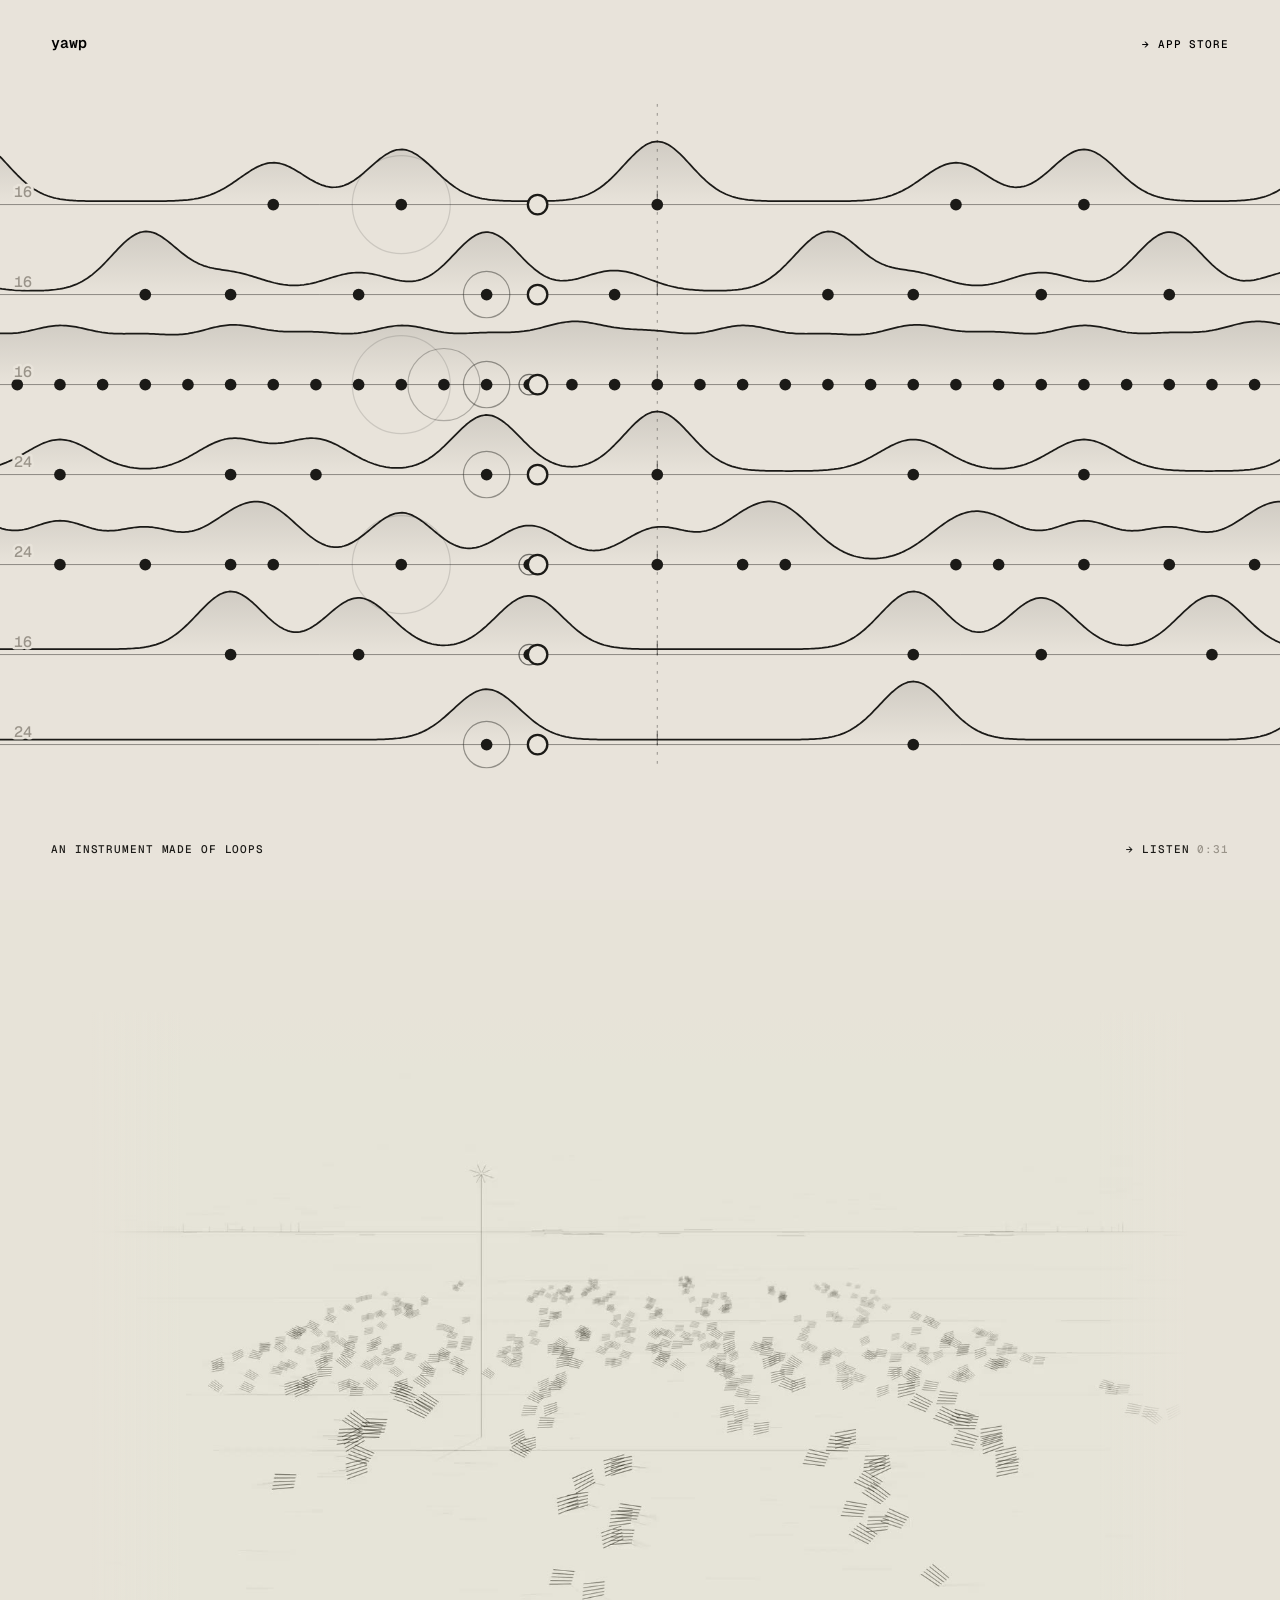
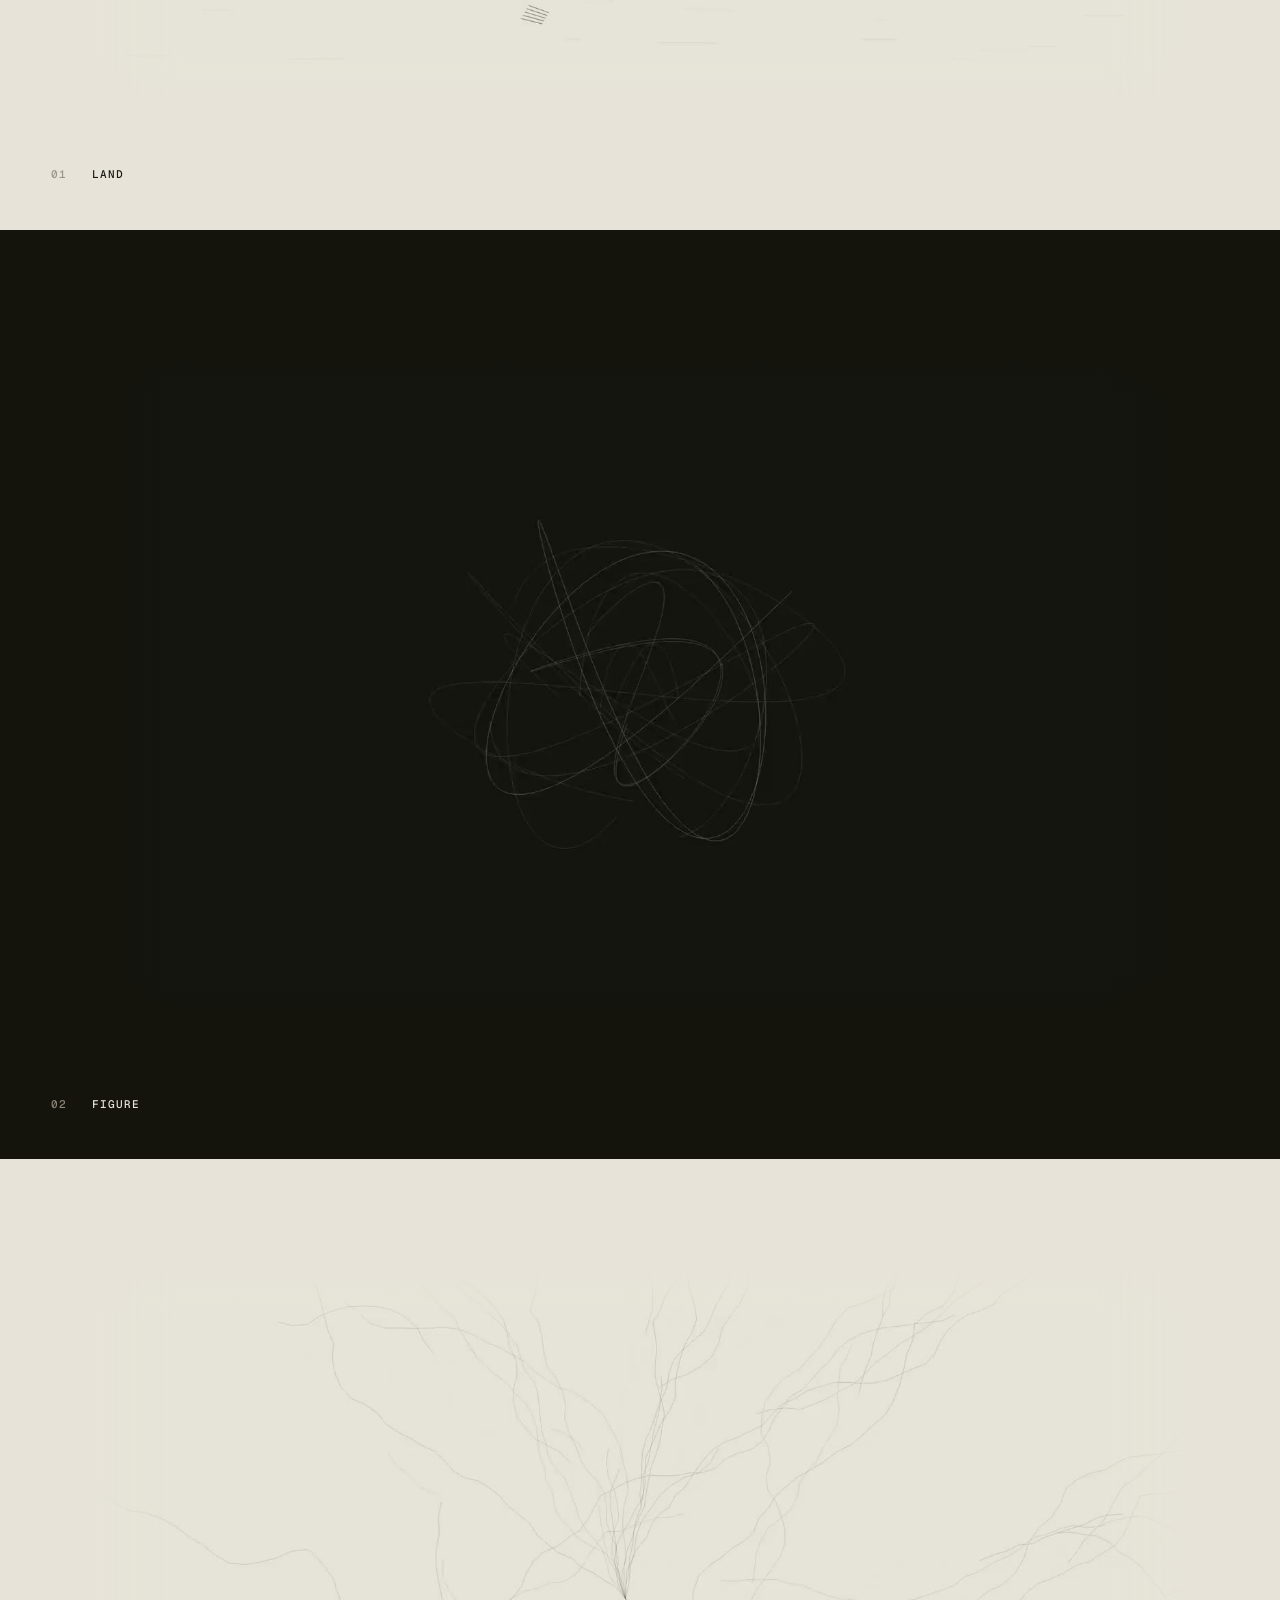
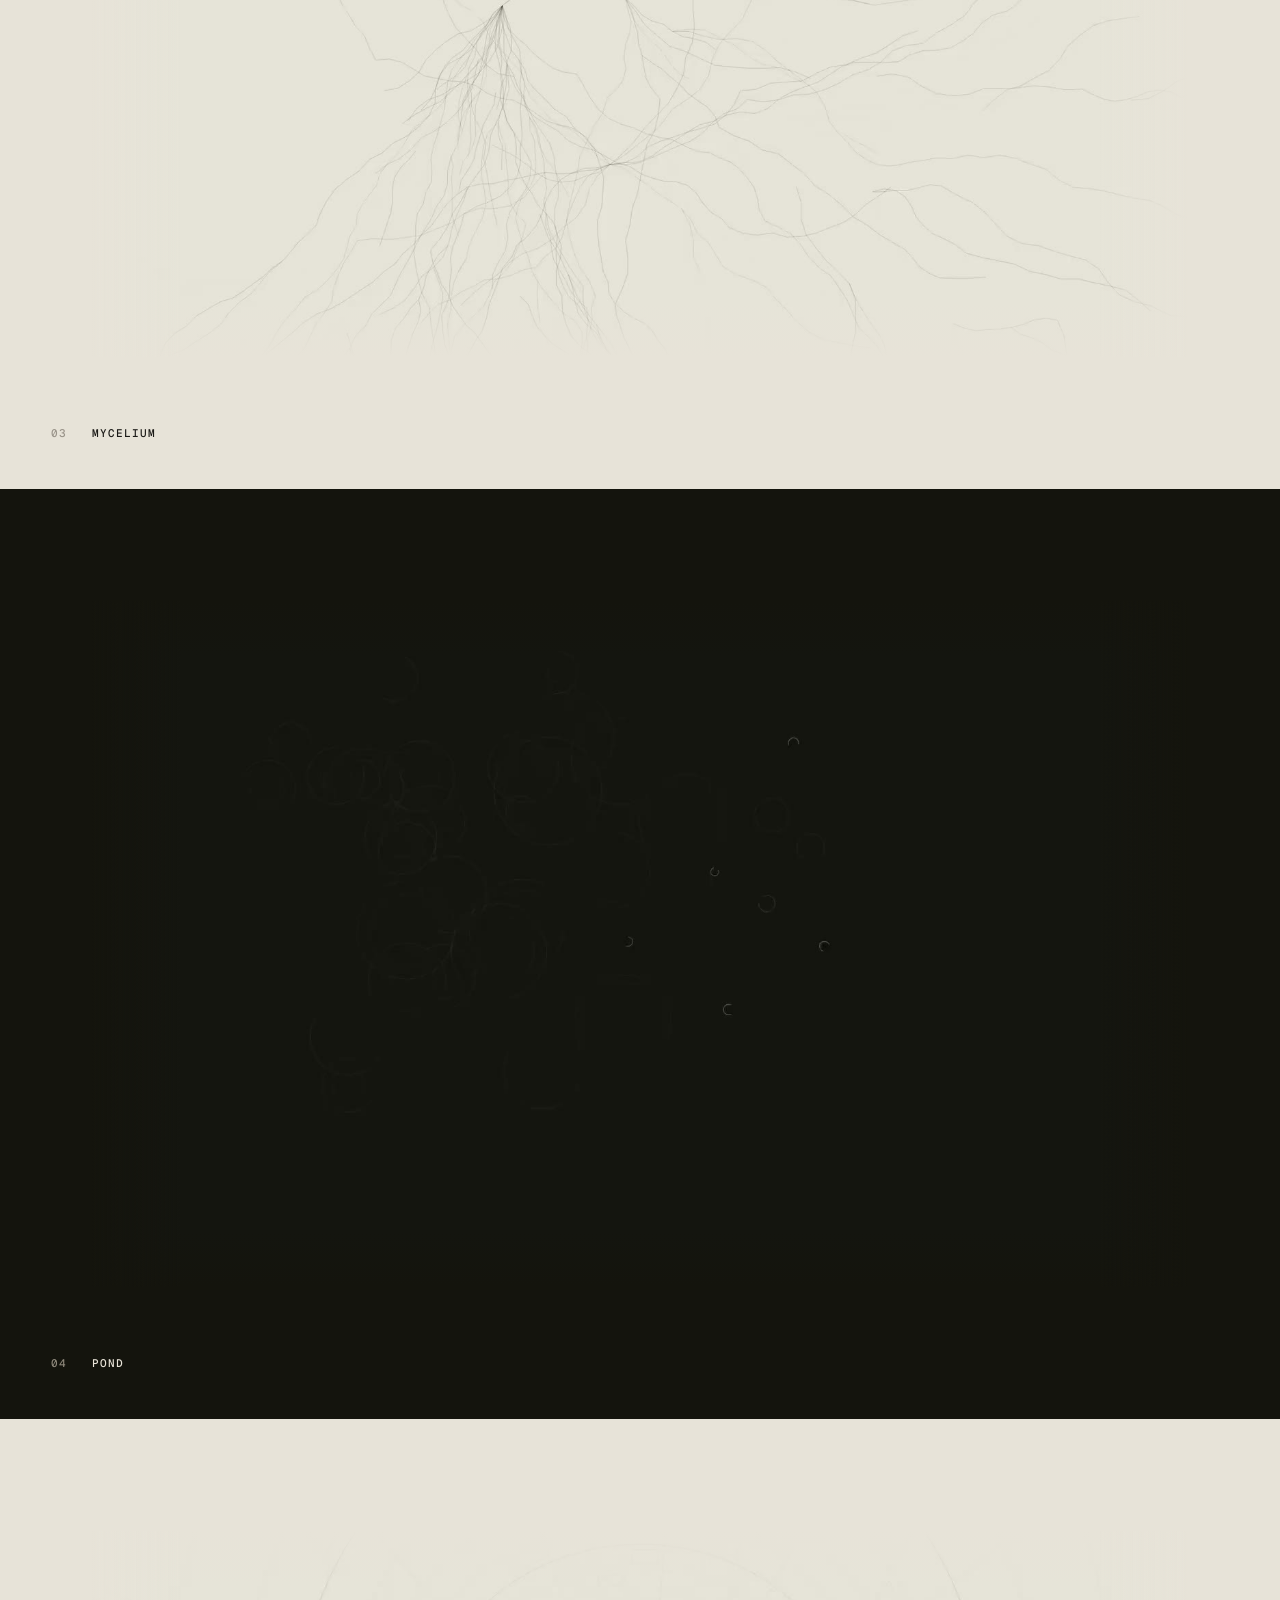
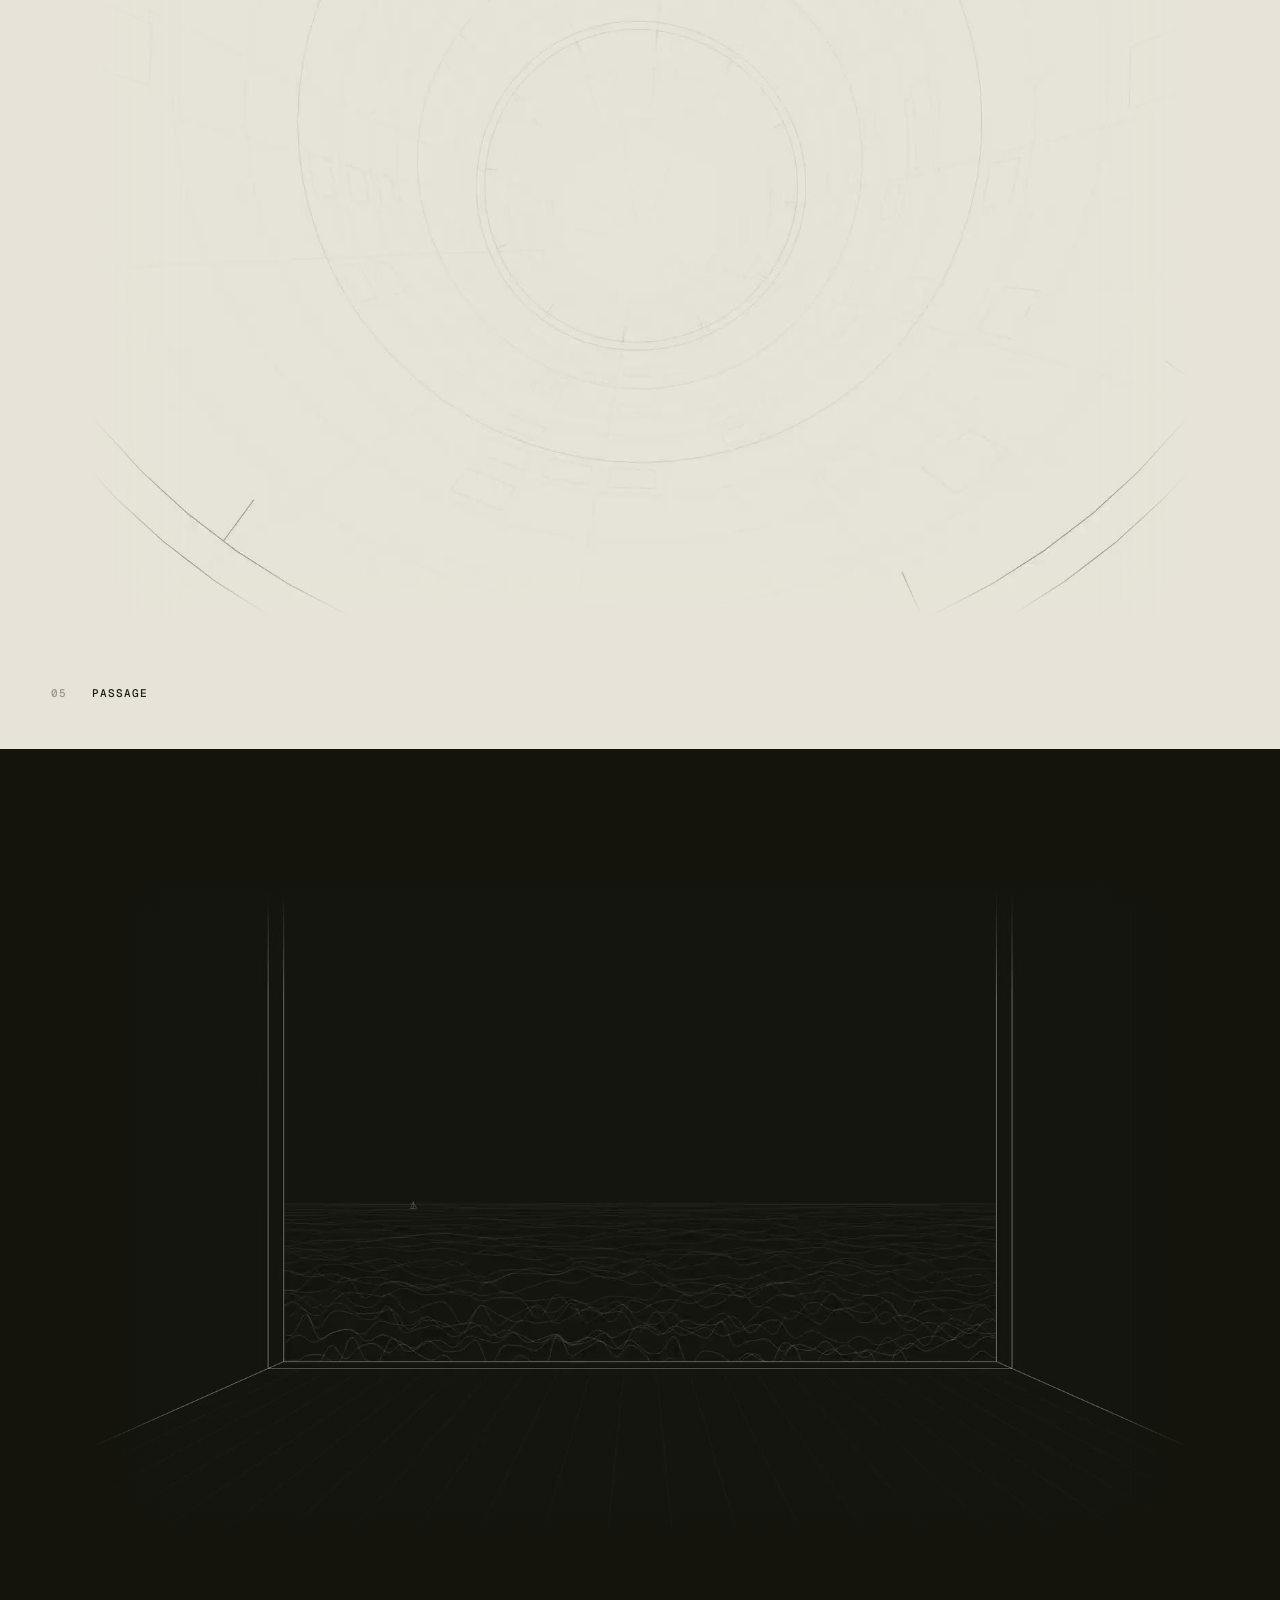
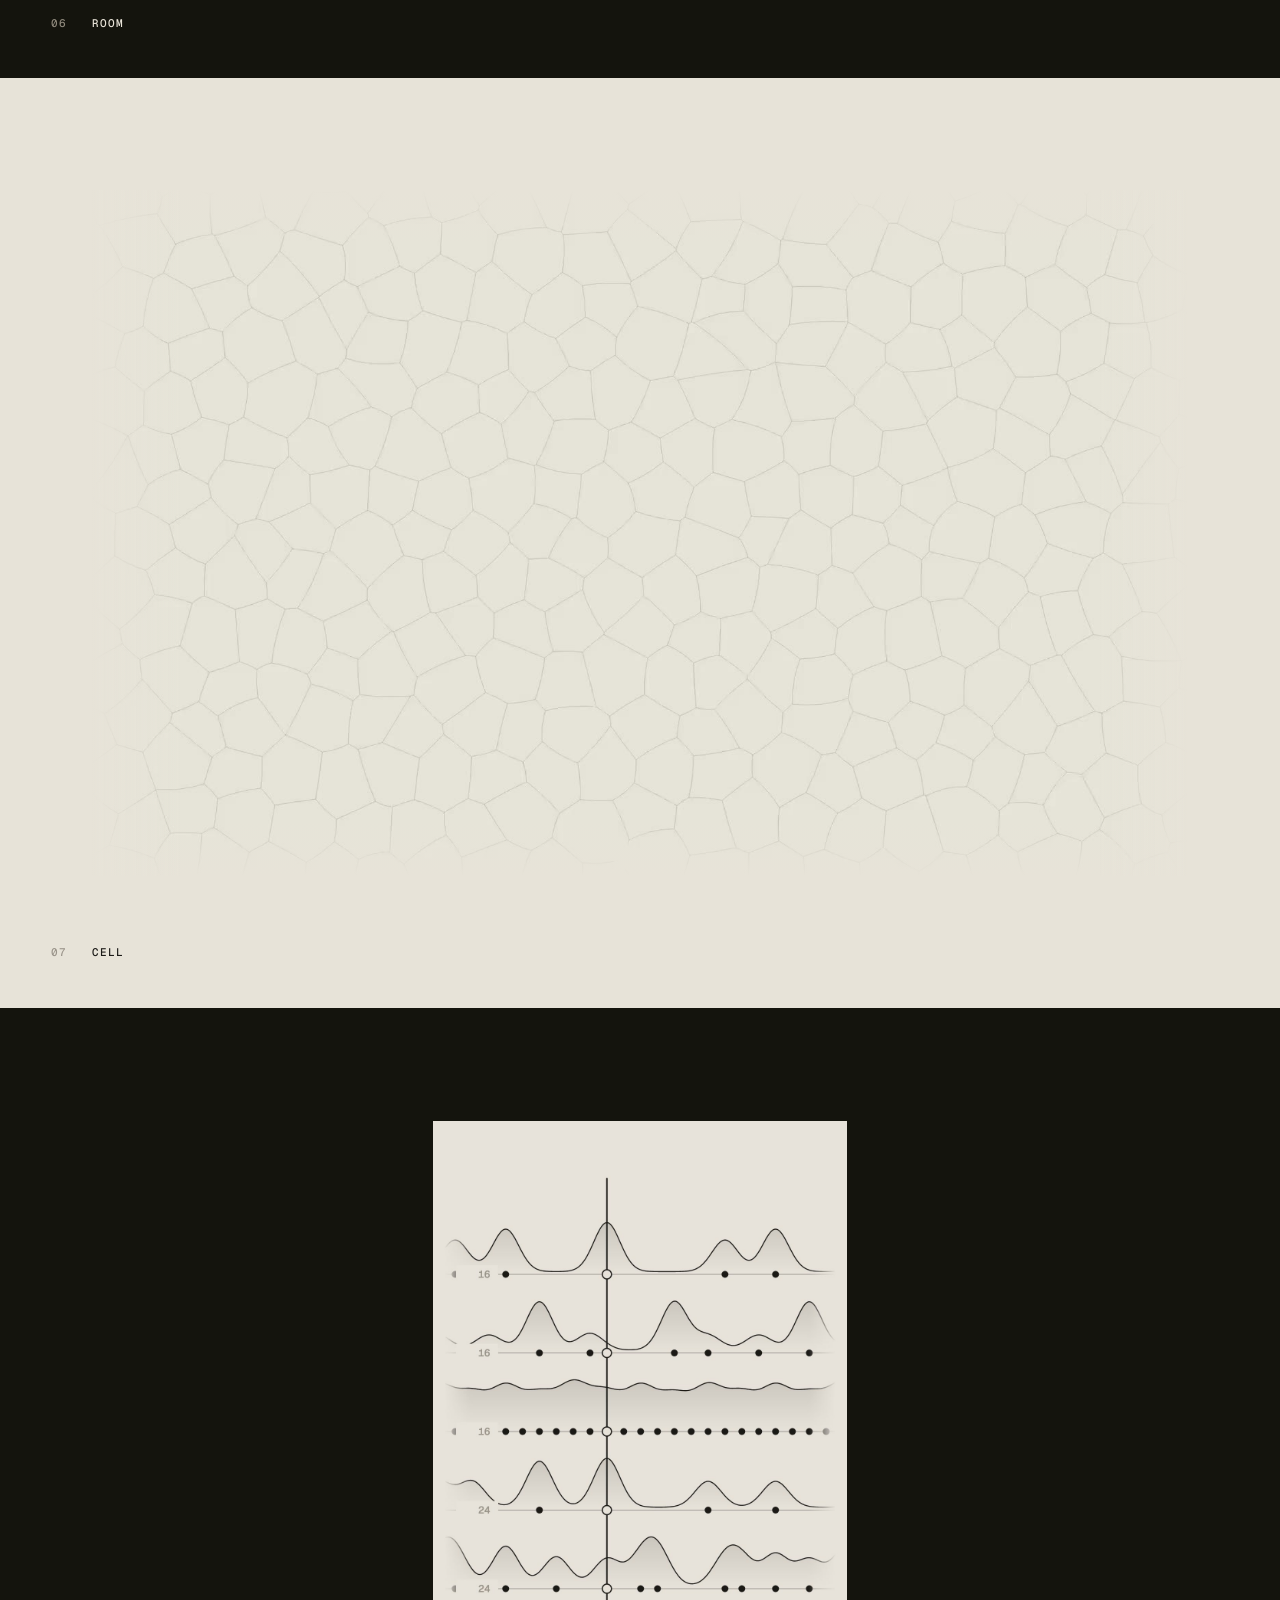
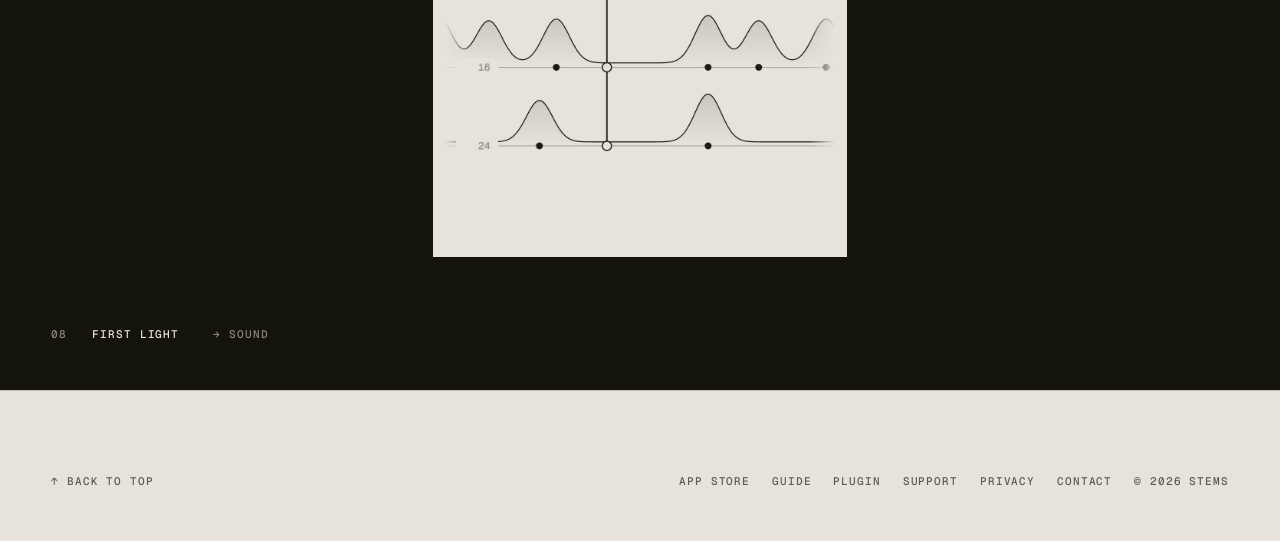
<file: index.html>
<!doctype html>
<html lang="en">
<head>
<meta charset="utf-8">
<meta name="viewport" content="width=device-width, initial-scale=1, viewport-fit=cover">
<title>yawp — an instrument made of loops</title>
<meta name="description" content="yawp is an instrument made of loops, for iPhone and iPad. Loops of different lengths drift apart and meet again.">
<meta property="og:title" content="yawp">
<meta property="og:description" content="an instrument made of loops.">
<meta property="og:image" content="https://yawp.stems-jp.com/art/og.jpg">
<meta property="og:url" content="https://yawp.stems-jp.com/">
<meta name="twitter:card" content="summary_large_image">
<meta name="theme-color" content="#e8e3da">
<link rel="icon" href="/favicon.ico" sizes="any">
<link rel="icon" type="image/png" sizes="96x96" href="/icon-96.png">
<link rel="icon" type="image/png" sizes="192x192" href="/icon-192.png">
<link rel="apple-touch-icon" href="apple-touch-icon.png">
<link rel="preconnect" href="https://fonts.googleapis.com">
<link rel="preconnect" href="https://fonts.gstatic.com" crossorigin>
<link rel="stylesheet" href="https://fonts.googleapis.com/css2?family=Geist+Mono:wght@400;500;600&display=swap">
<link rel="stylesheet" href="style.css">
<link rel="stylesheet" href="art/art.css">
<script src="art/score-data.js" defer></script>
<script src="art/score.js" defer></script>
<script src="art/plates.js" defer></script>
</head>
<body class="art">
<header class="mast">
  <a class="mast-name" href="./">yawp</a>
  <a class="mast-store" href="https://apps.apple.com/app/id6818935851">→ App Store</a>
</header>

<main>
  <section class="fig" aria-label="the score of first light">
    <canvas id="score" role="img" aria-label="Seven loops drawn as hills, each of its own length, drifting apart and meeting again"></canvas>
    <div class="fig-foot">
      <h1 class="label">An instrument made of loops</h1>
      <button class="label listen" id="listen" type="button" aria-pressed="false"><span id="listen-word">→ Listen</span> <span class="dim" id="listen-time">0:31</span></button>
      <audio id="listen-audio" src="art/first-light.m4a" preload="none"></audio>
    </div>
  </section>

  <section class="plates" id="plates" aria-label="scenes"></section>

  <section class="plate plate-film plate-night">
    <div class="film-frame"><video id="film" src="art/first-light.mp4" poster="art/first-light.jpg" muted loop playsinline preload="none" width="1080" height="1920"></video></div>
    <p class="cap label"><span class="dim">08</span> First light <button class="label cap-sound" id="film-sound" type="button" aria-pressed="false">→ Sound</button></p>
  </section>
</main>

<footer class="foot label">
  <a href="#" class="foot-top">↑ Back to top</a>
  <nav class="foot-links"><a href="https://apps.apple.com/app/id6818935851">App Store</a><a href="guide.html">Guide</a><a href="plugin.html">Plugin</a><a href="support.html">Support</a><a href="privacy.html">Privacy</a><a href="mailto:contact@stems-jp.com">Contact</a><a href="https://stems-jp.com">© 2026 Stems</a></nav>
</footer>
</body>
</html>
</file>
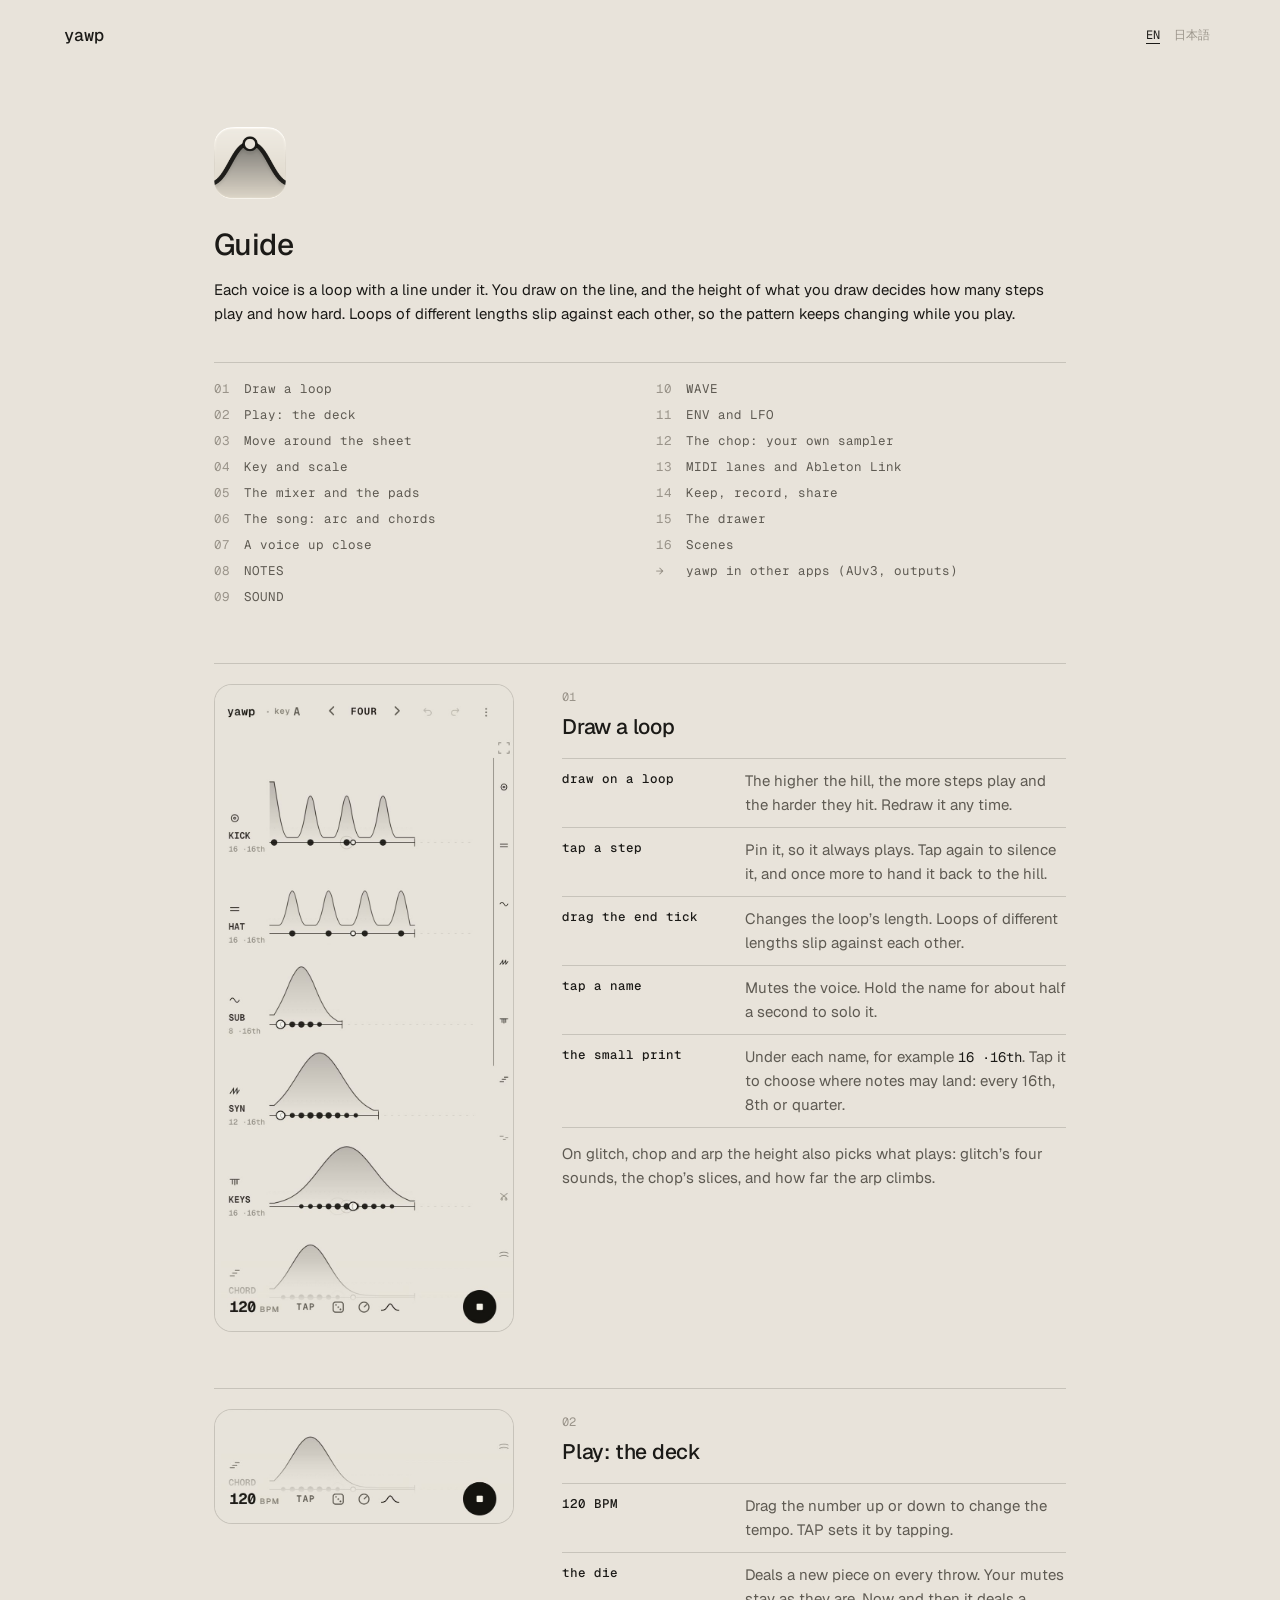
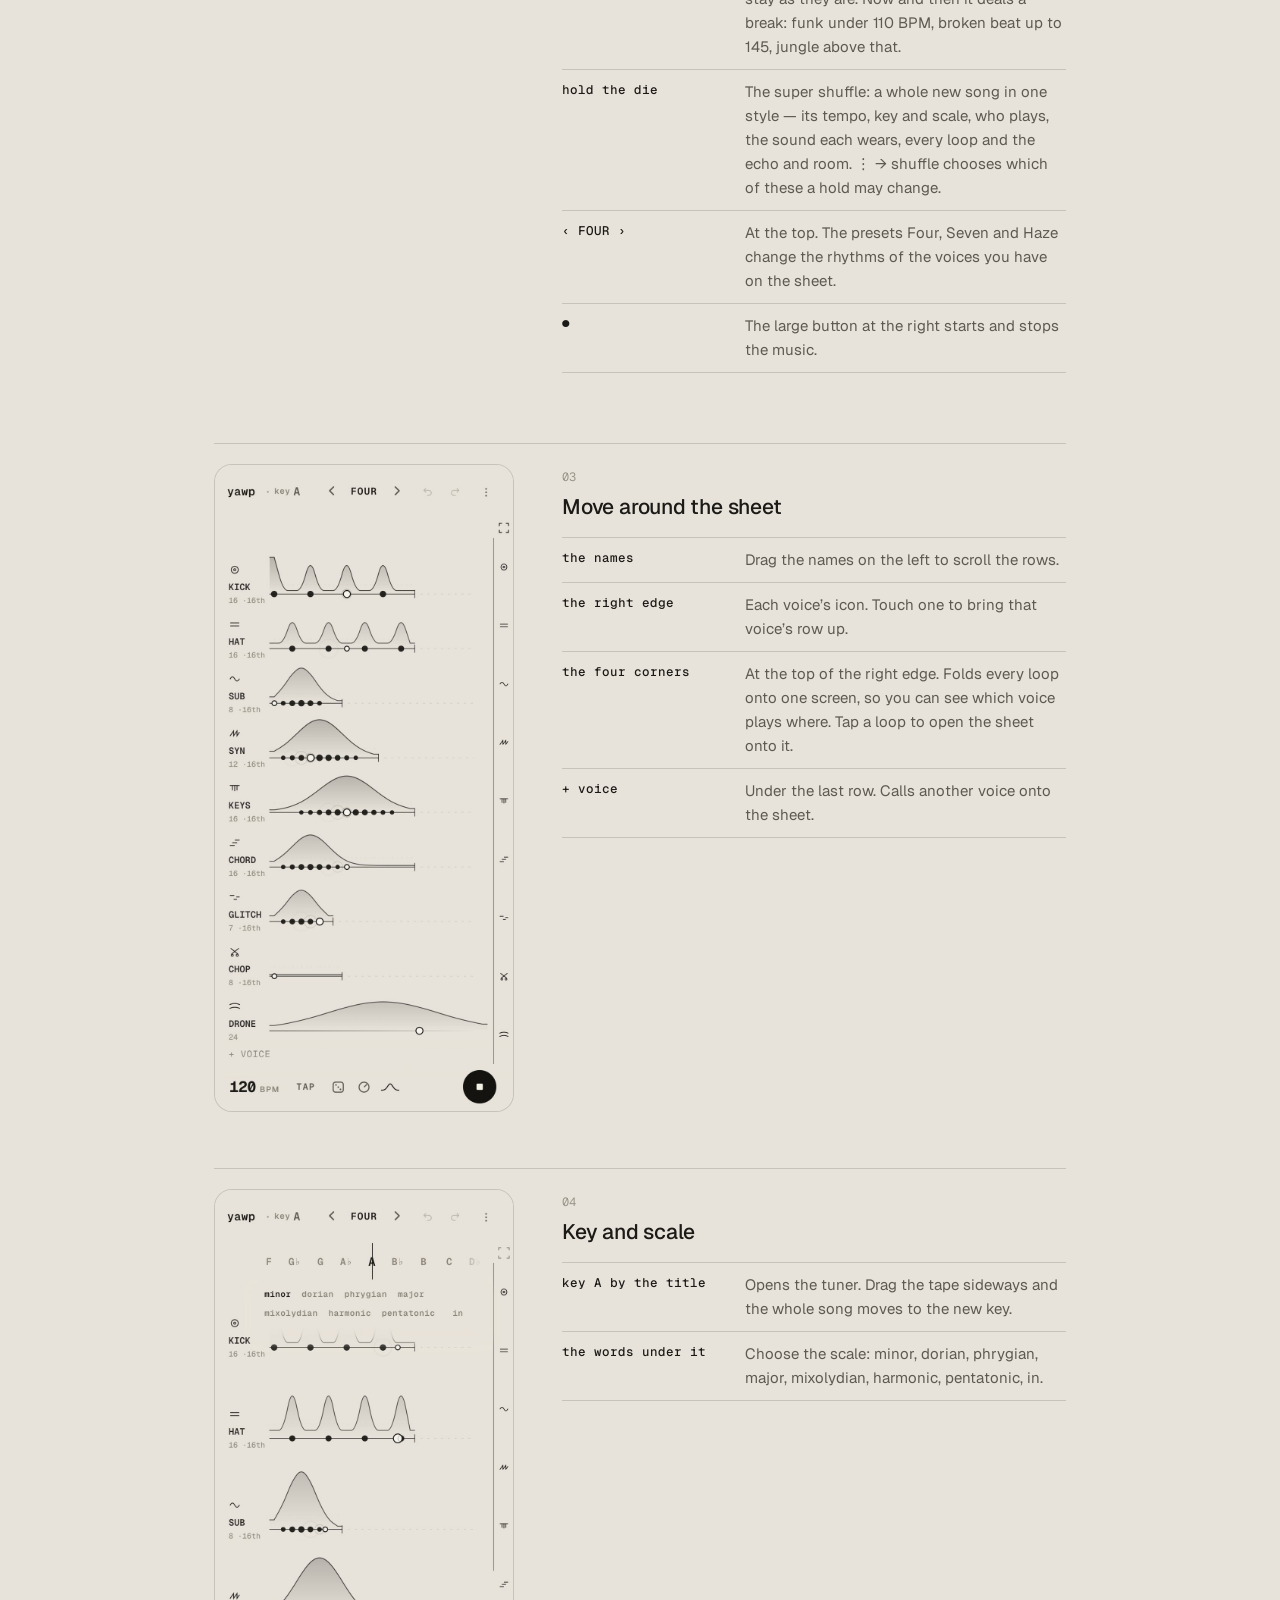
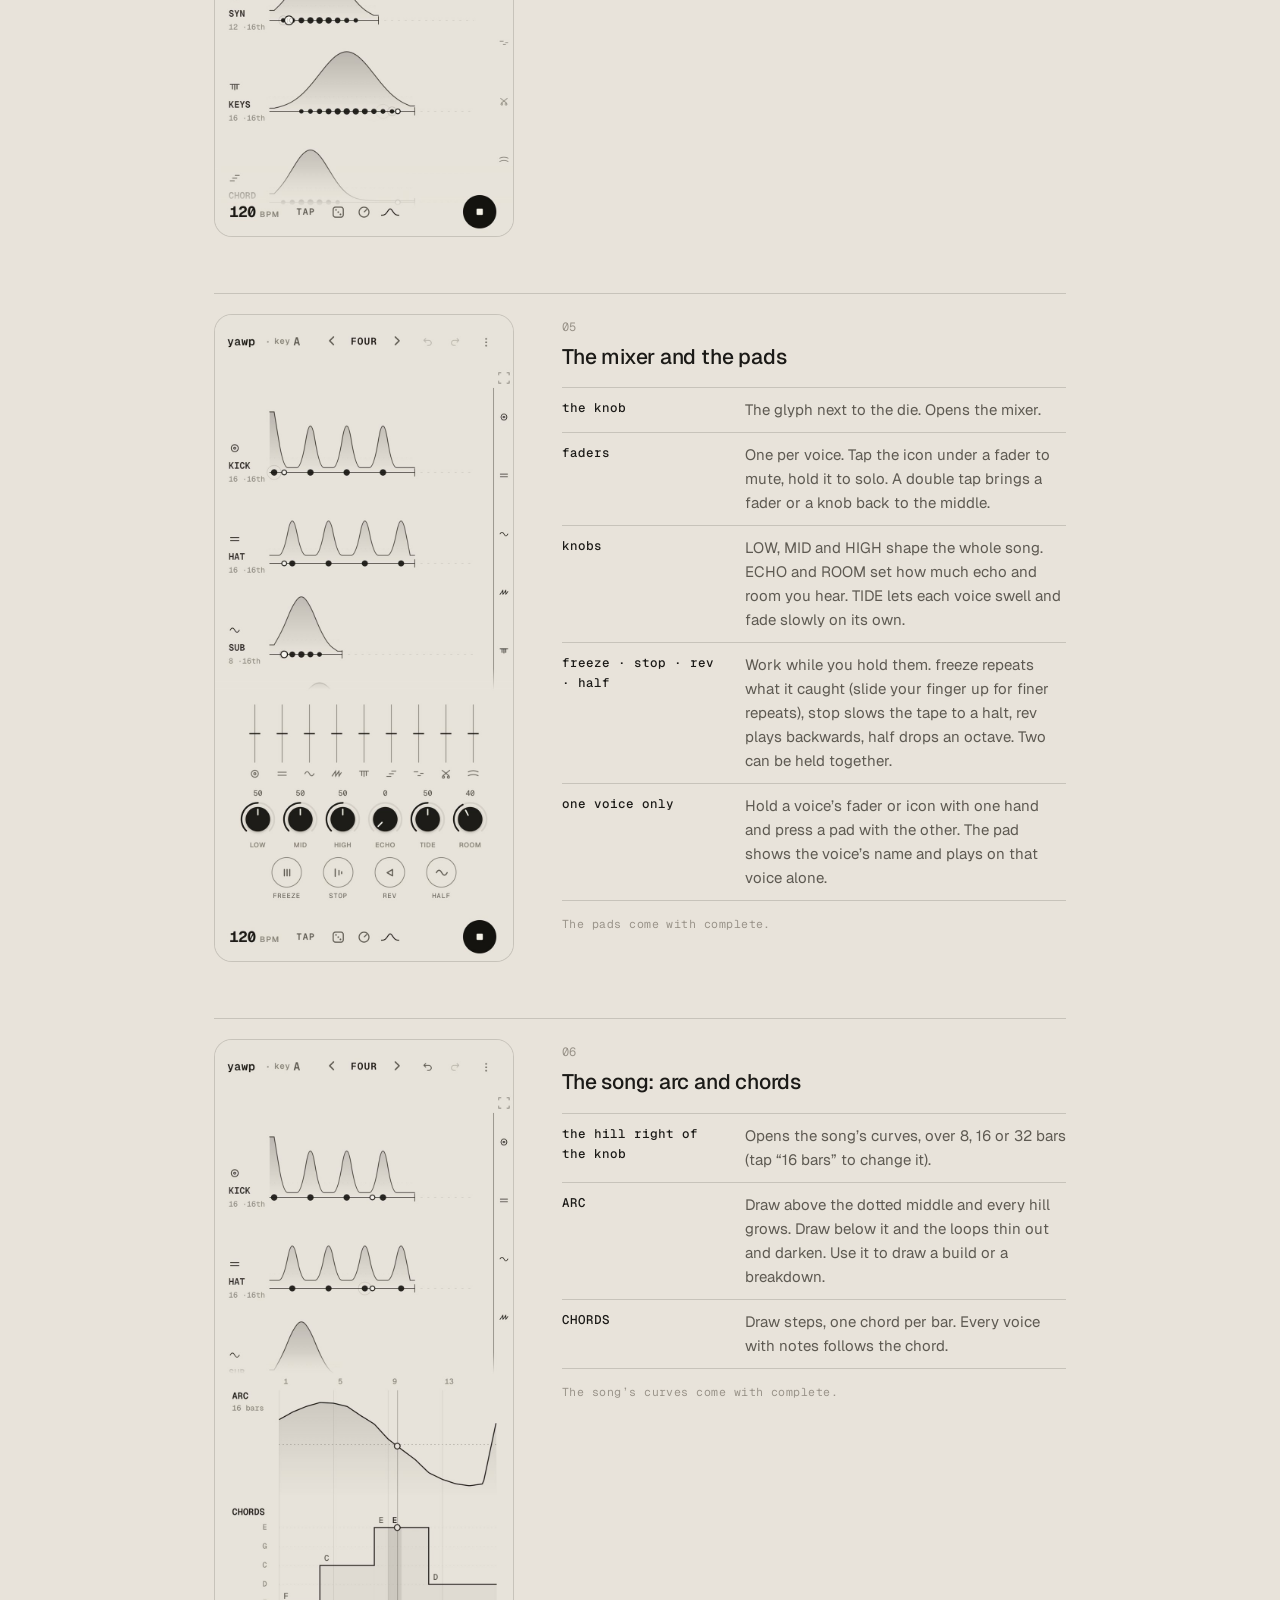
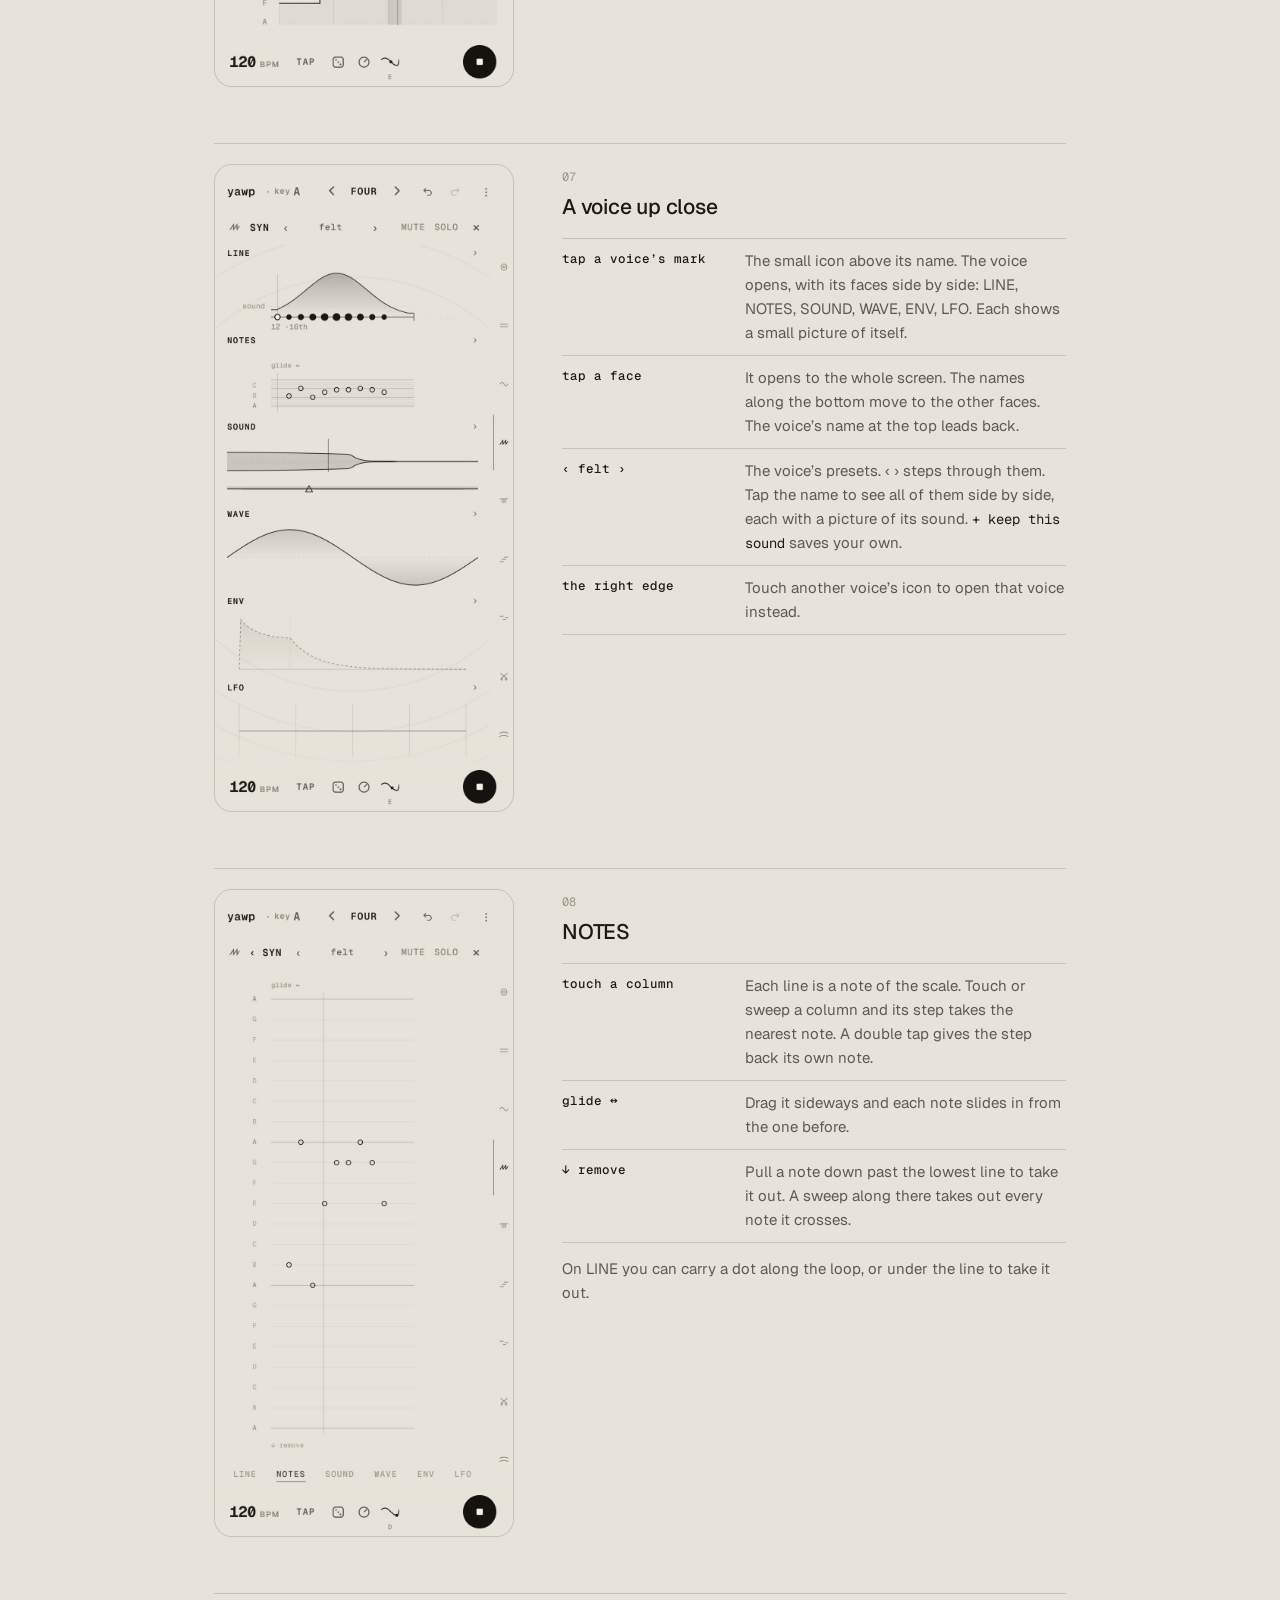
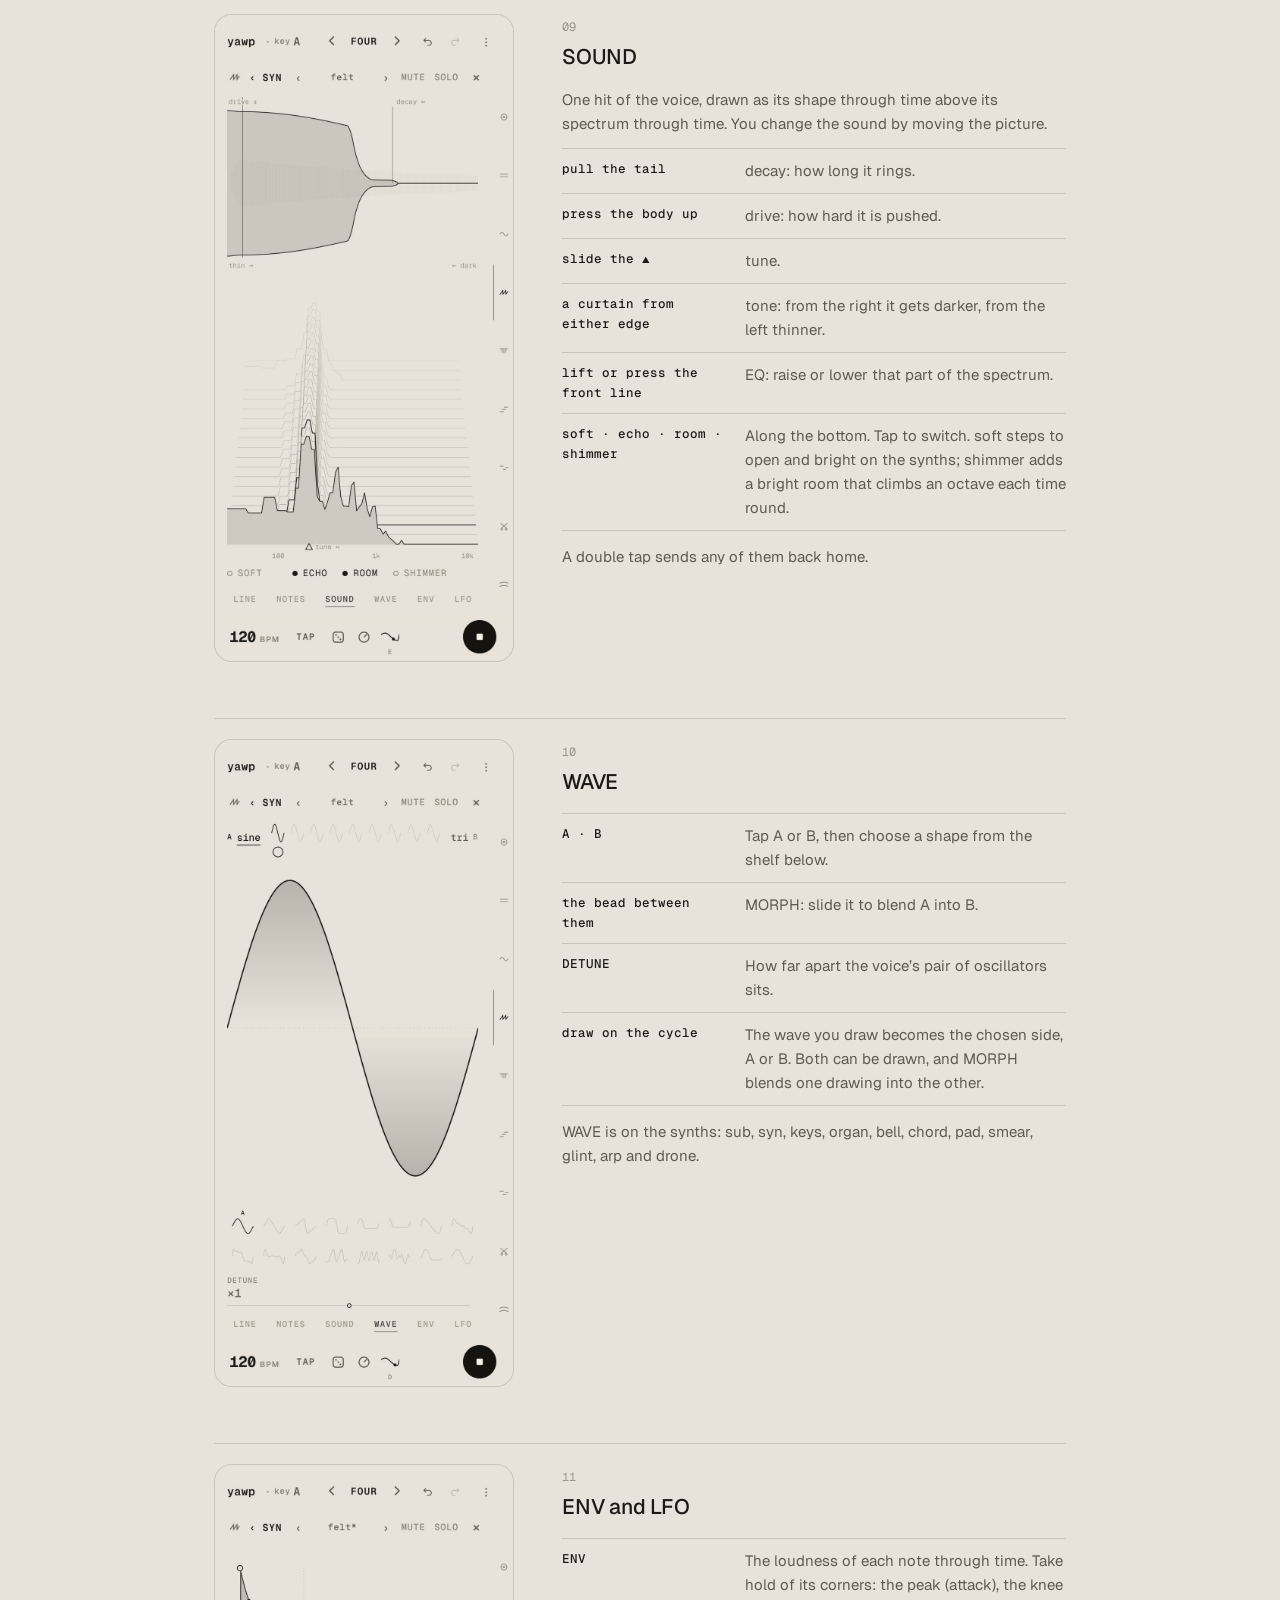
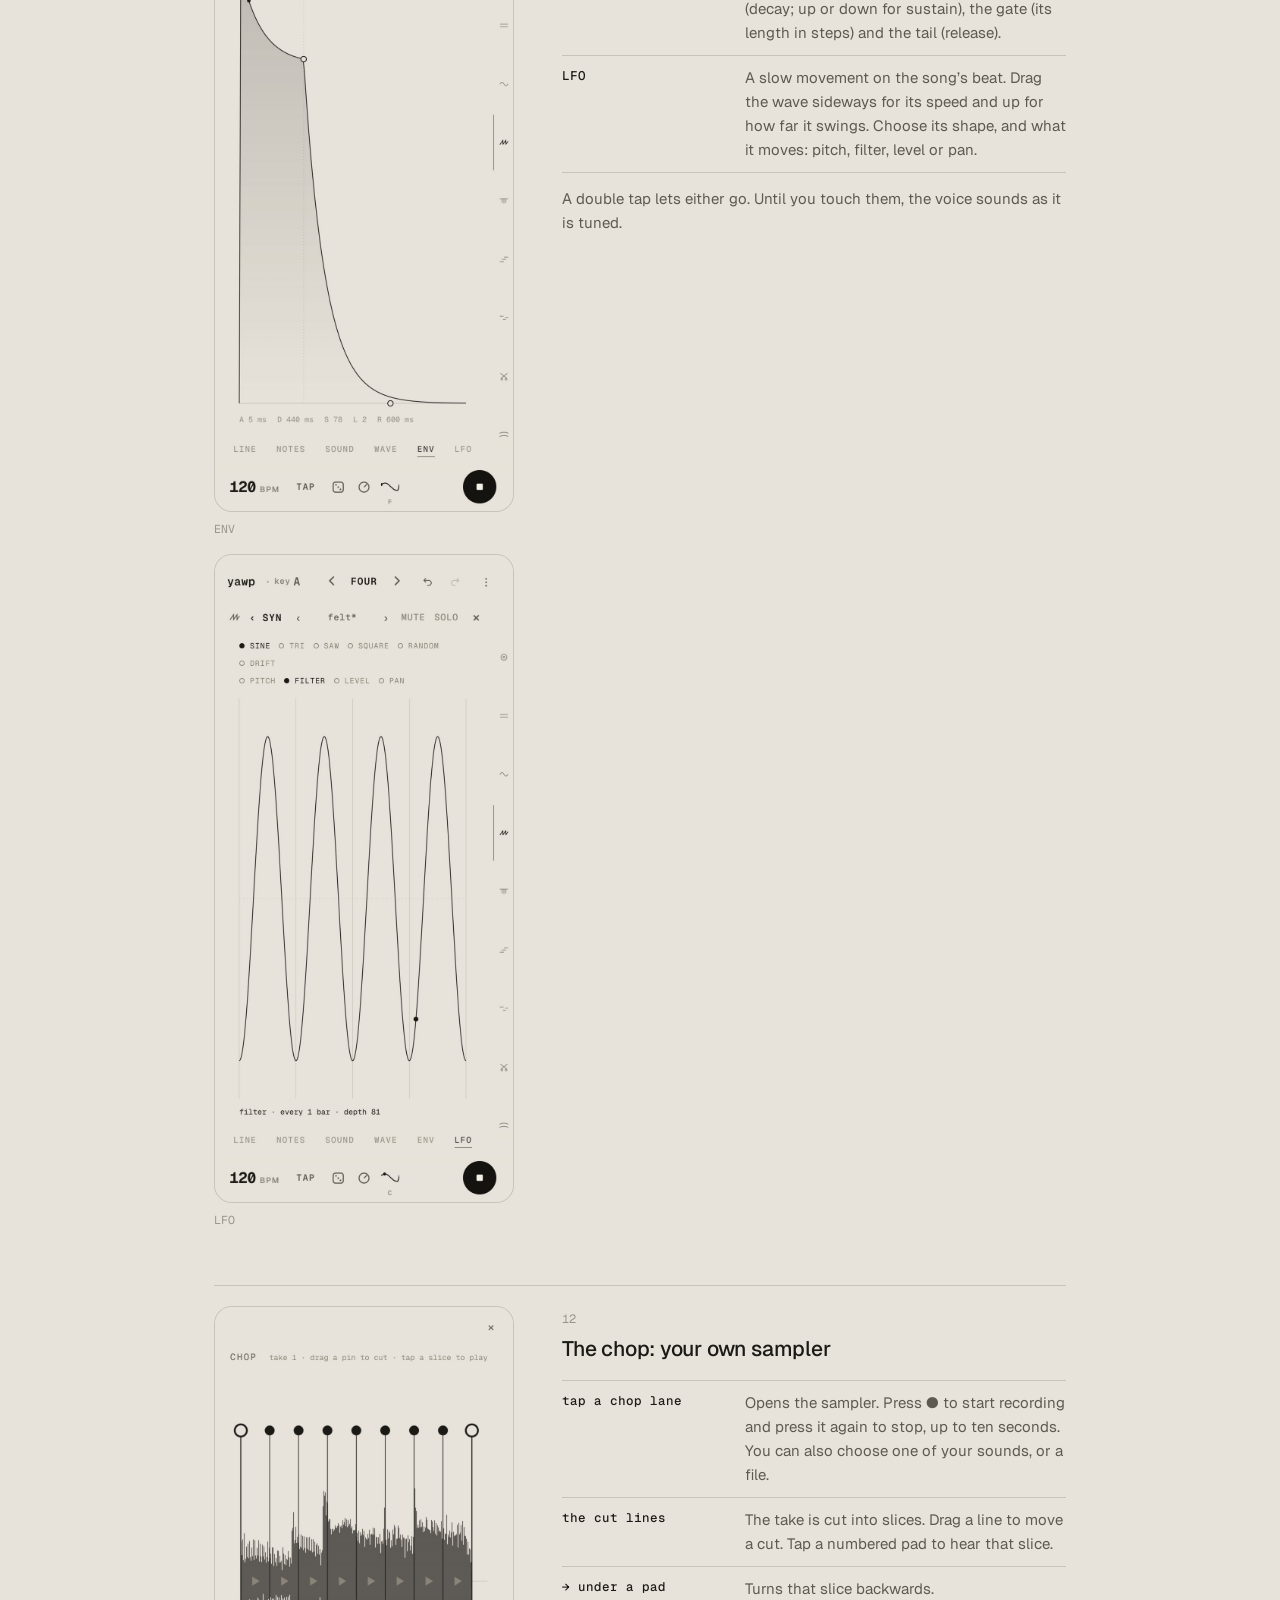
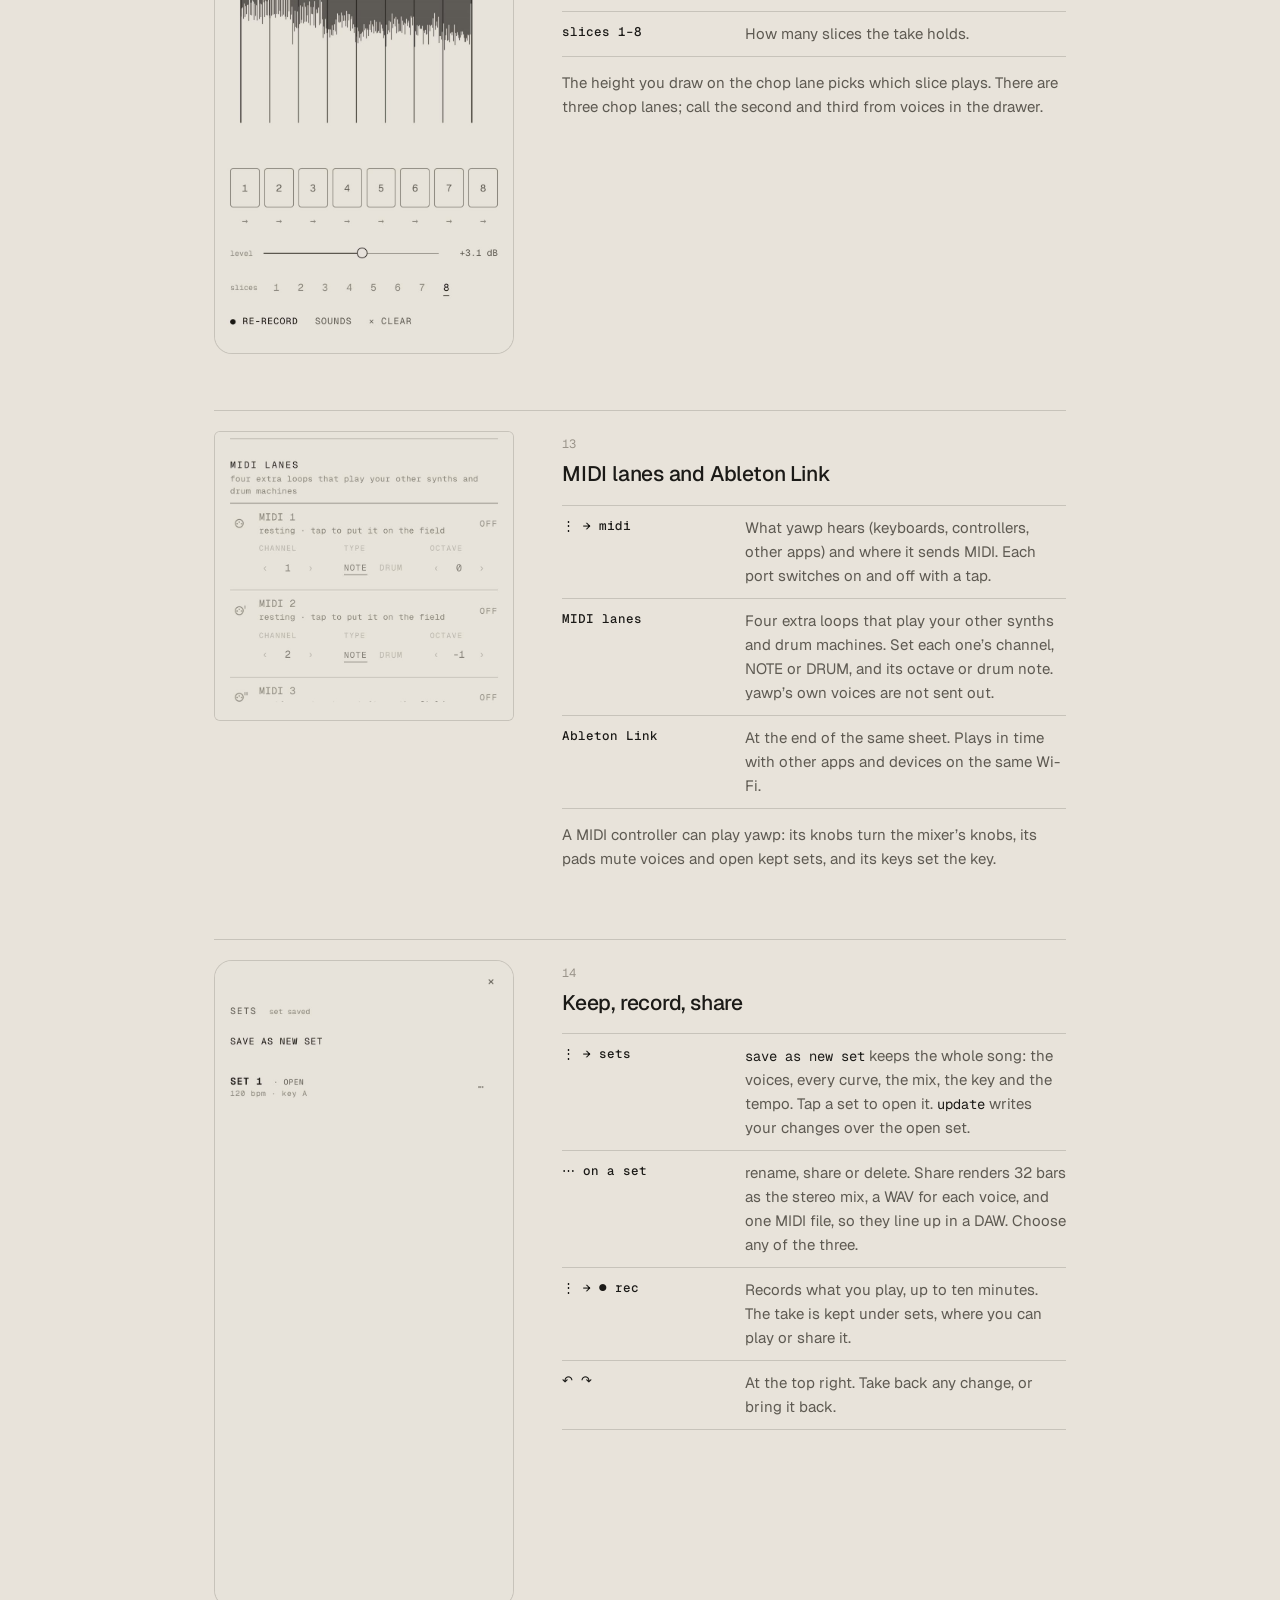
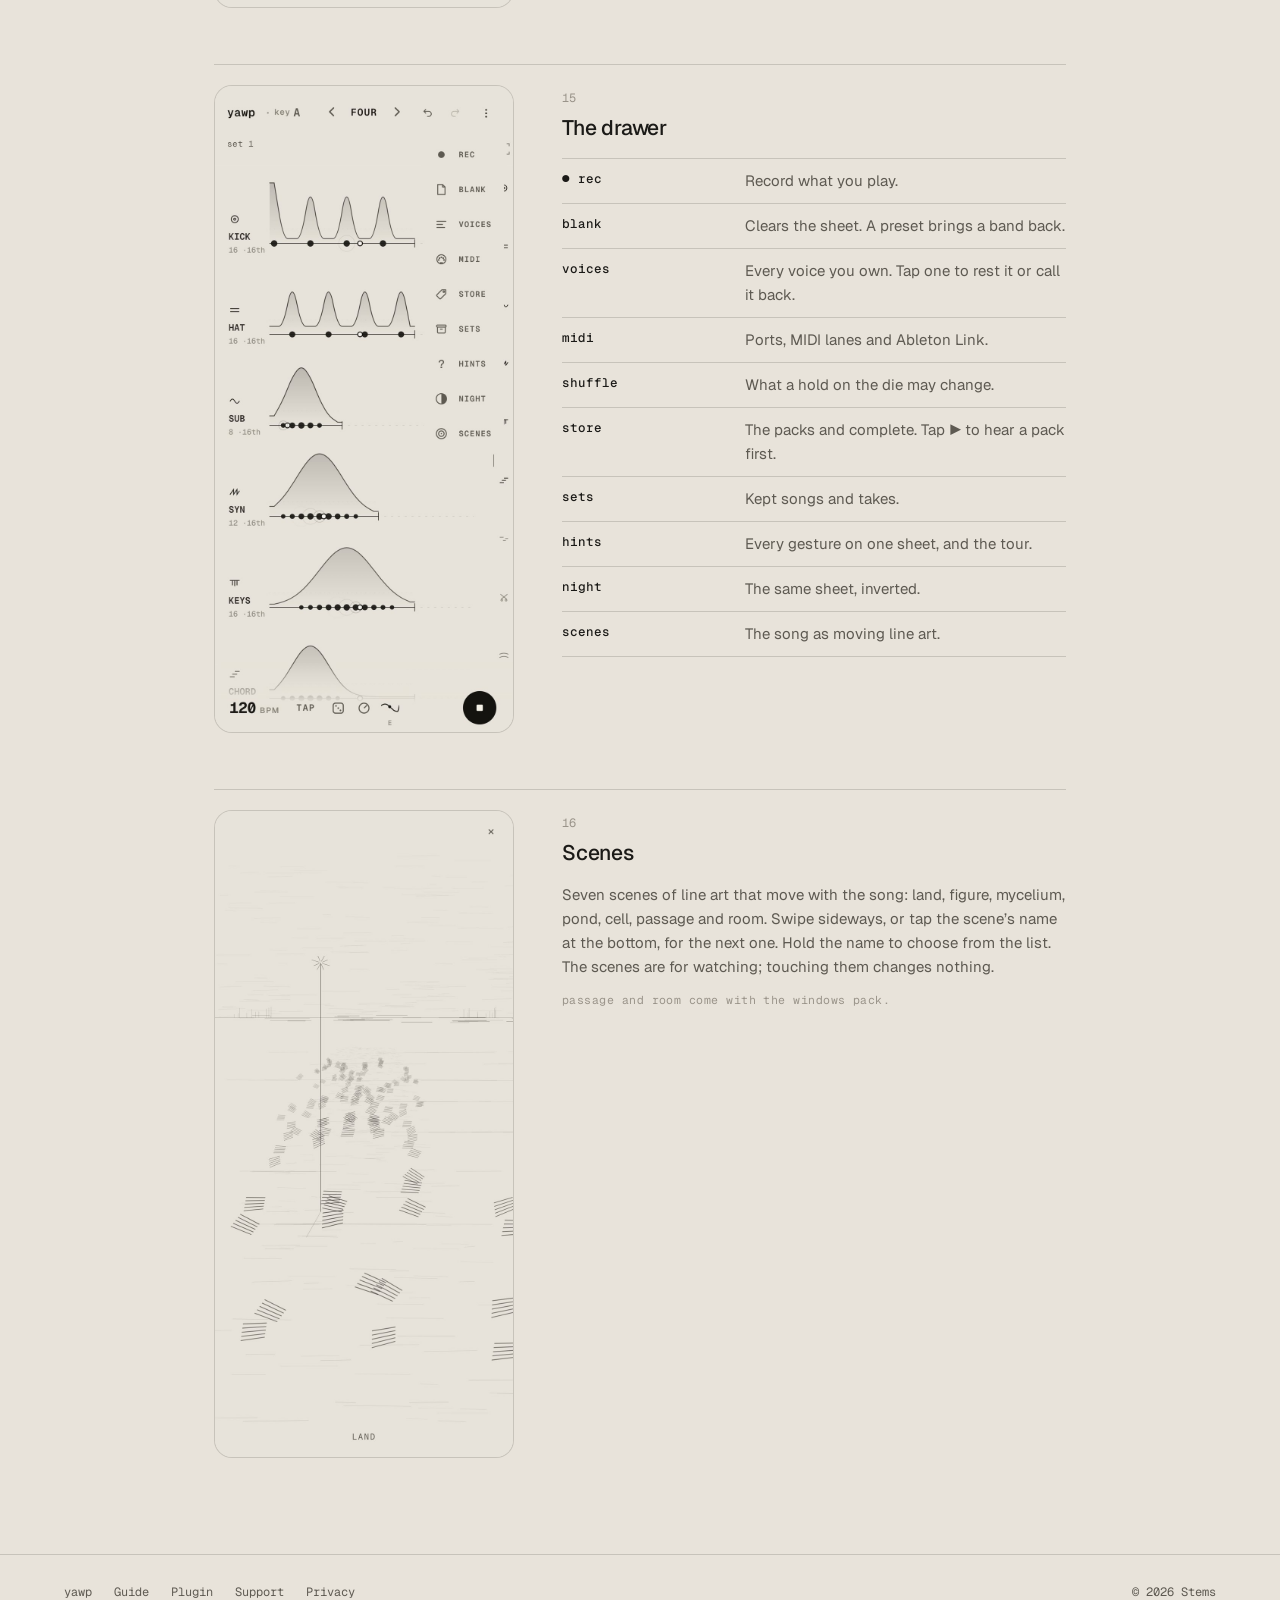
<file: guide.html>
<!doctype html>
<html lang="en">
<head>
<meta charset="utf-8">
<meta name="viewport" content="width=device-width, initial-scale=1">
<title data-en="Guide — yawp" data-ja="使い方 — yawp">Guide — yawp</title>
<meta name="description" content="How to play yawp: every gesture, with the screen it belongs to.">
<link rel="icon" href="/favicon.ico" sizes="any">
<link rel="icon" type="image/png" sizes="96x96" href="/icon-96.png">
<link rel="icon" type="image/png" sizes="192x192" href="/icon-192.png">
<link rel="apple-touch-icon" href="apple-touch-icon.png">
<link rel="preconnect" href="https://fonts.googleapis.com">
<link rel="preconnect" href="https://fonts.gstatic.com" crossorigin>
<link rel="stylesheet" href="https://fonts.googleapis.com/css2?family=Geist:wght@400;500;600&family=Geist+Mono:wght@400;500&display=swap">
<link rel="stylesheet" href="style.css">
<link rel="stylesheet" href="guide.css">
<script src="lang.js"></script>
</head>
<body>
<header class="bar">
  <a class="bar-name" href="./">yawp</a>
  <div class="bar-right">
    <div class="lang" role="group" aria-label="Language"><button type="button" data-l="en">EN</button><button type="button" data-l="ja">日本語</button></div>
  </div>
</header>

<main class="guide">
  <img class="mark" src="icon.png" alt="" width="72" height="72">
  <div class="t-en">
    <h1>Guide</h1>
    <p>Each voice is a loop with a line under it. You draw on the line, and the height of what you draw decides how many steps play and how hard. Loops of different lengths slip against each other, so the pattern keeps changing while you play.</p>
  </div>
  <div class="t-ja">
    <h1>使い方</h1>
    <p>楽器はそれぞれ一本のループで、下に線が引かれています。線の上に指で描くと、描いた高さに応じて、鳴るステップの数と強さが決まります。長さの違うループは少しずつずれていくので、演奏している間もパターンが変わり続けます。</p>
  </div>

  <ol class="toc">
    <li><a href="#draw"><span class="n">01</span><span class="t-en">Draw a loop</span><span class="t-ja">ループを描く</span></a></li>
    <li><a href="#play"><span class="n">02</span><span class="t-en">Play: the deck</span><span class="t-ja">演奏する：下のバー</span></a></li>
    <li><a href="#fold"><span class="n">03</span><span class="t-en">Move around the sheet</span><span class="t-ja">シートを移動する</span></a></li>
    <li><a href="#key"><span class="n">04</span><span class="t-en">Key and scale</span><span class="t-ja">キーとスケール</span></a></li>
    <li><a href="#mix"><span class="n">05</span><span class="t-en">The mixer and the pads</span><span class="t-ja">ミキサーとパッド</span></a></li>
    <li><a href="#song"><span class="n">06</span><span class="t-en">The song: arc and chords</span><span class="t-ja">曲のカーブ：ARC と CHORDS</span></a></li>
    <li><a href="#close"><span class="n">07</span><span class="t-en">A voice up close</span><span class="t-ja">楽器を大きく開く</span></a></li>
    <li><a href="#notes"><span class="n">08</span><span class="t-en">NOTES</span><span class="t-ja">NOTES</span></a></li>
    <li><a href="#sound"><span class="n">09</span><span class="t-en">SOUND</span><span class="t-ja">SOUND</span></a></li>
    <li><a href="#wave"><span class="n">10</span><span class="t-en">WAVE</span><span class="t-ja">WAVE</span></a></li>
    <li><a href="#env"><span class="n">11</span><span class="t-en">ENV and LFO</span><span class="t-ja">ENV と LFO</span></a></li>
    <li><a href="#chop"><span class="n">12</span><span class="t-en">The chop: your own sampler</span><span class="t-ja">chop：自分の音のサンプラー</span></a></li>
    <li><a href="#midi"><span class="n">13</span><span class="t-en">MIDI lanes and Ableton Link</span><span class="t-ja">MIDI レーンと Ableton Link</span></a></li>
    <li><a href="#keep"><span class="n">14</span><span class="t-en">Keep, record, share</span><span class="t-ja">保存・録音・書き出し</span></a></li>
    <li><a href="#drawer"><span class="n">15</span><span class="t-en">The drawer</span><span class="t-ja">メニュー（⋮）</span></a></li>
    <li><a href="#scenes"><span class="n">16</span><span class="t-en">Scenes</span><span class="t-ja">シーン</span></a></li>
    <li><a href="plugin.html"><span class="n">→</span><span class="t-en">yawp in other apps (AUv3, outputs)</span><span class="t-ja">ほかのアプリで使う（AUv3・出力の振り分け）</span></a></li>
  </ol>

  <section class="part" id="draw">
    <figure><img src="guide/draw.jpg" alt="" width="786" height="1704" loading="lazy"></figure>
    <div>
      <span class="n">01</span>
      <div class="t-en">
        <h2>Draw a loop</h2>
        <ul class="how">
          <li><b>draw on a loop</b><span>The higher the hill, the more steps play and the harder they hit. Redraw it any time.</span></li>
          <li><b>tap a step</b><span>Pin it, so it always plays. Tap again to silence it, and once more to hand it back to the hill.</span></li>
          <li><b>drag the end tick</b><span>Changes the loop’s length. Loops of different lengths slip against each other.</span></li>
          <li><b>tap a name</b><span>Mutes the voice. Hold the name for about half a second to solo it.</span></li>
          <li><b>the small print</b><span>Under each name, for example <code>16 ·16th</code>. Tap it to choose where notes may land: every 16th, 8th or quarter.</span></li>
        </ul>
        <p>On glitch, chop and arp the height also picks what plays: glitch’s four sounds, the chop’s slices, and how far the arp climbs.</p>
      </div>
      <div class="t-ja">
        <h2>ループを描く</h2>
        <ul class="how">
          <li><b>ループの上に描く</b><span>丘が高いほど、鳴るステップが増えて、強く鳴ります。何度でも描き直せます。</span></li>
          <li><b>音の点をタップ</b><span>タップするたびに「固定（必ず鳴る）」→「鳴らさない」→「丘に戻す」と切り替わります。</span></li>
          <li><b>右端の縦線をドラッグ</b><span>ループの長さが変わります。長さの違うループは、少しずつずれていきます。</span></li>
          <li><b>名前をタップ</b><span>ミュートします。名前を0.5秒ほど長押しするとソロになります。</span></li>
          <li><b>名前の下の小さな文字</b><span>たとえば <code>16 ·16th</code>。タップすると、音を置ける間隔が 16分・8分・4分 と切り替わります。</span></li>
        </ul>
        <p>glitch・chop・arp では、高さで鳴る音も変わります。glitch は4種類の音、chop はスライス、arp は上る段の数です。</p>
      </div>
    </div>
  </section>

  <section class="part" id="play">
    <figure><img src="guide/draw.jpg" alt="" width="786" height="1704" loading="lazy" style="object-fit: cover; object-position: bottom; aspect-ratio: 786 / 300"></figure>
    <div>
      <span class="n">02</span>
      <div class="t-en">
        <h2>Play: the deck</h2>
        <ul class="how">
          <li><b>120 BPM</b><span>Drag the number up or down to change the tempo. TAP sets it by tapping.</span></li>
          <li><b>the die</b><span>Deals a new piece on every throw. Your mutes stay as they are. Now and then it deals a break: funk under 110 BPM, broken beat up to 145, jungle above that.</span></li>
          <li><b>hold the die</b><span>The super shuffle: a whole new song in one style — its tempo, key and scale, who plays, the sound each wears, every loop and the echo and room. ⋮ → shuffle chooses which of these a hold may change.</span></li>
          <li><b>‹ FOUR ›</b><span>At the top. The presets Four, Seven and Haze change the rhythms of the voices you have on the sheet.</span></li>
          <li><b>●</b><span>The large button at the right starts and stops the music.</span></li>
        </ul>
      </div>
      <div class="t-ja">
        <h2>演奏する：下のバー</h2>
        <ul class="how">
          <li><b>120 BPM</b><span>数字を上下にドラッグするとテンポが変わります。TAP は、タップした速さに合わせます。</span></li>
          <li><b>サイコロ</b><span>振るたびに、新しい曲の展開を配ります。ミュートはそのままです。ときどきブレイクビーツを配ります（110 BPM 未満はファンク、145 まではブロークンビーツ、それより速いとジャングル）。</span></li>
          <li><b>サイコロを長押し</b><span>スーパーシャッフル：一つのスタイルで、新しい曲をまるごと作ります。テンポ・キーとスケール・楽器・それぞれの音色・すべてのループ・エコーとルームが変わります。⋮ → shuffle で、長押しで変える部分を選べます。</span></li>
          <li><b>‹ FOUR ›</b><span>画面の上にあります。プリセットの Four・Seven・Haze で、今シートにいる楽器のリズムを入れ替えます。</span></li>
          <li><b>●</b><span>右の大きなボタンで、再生と停止を切り替えます。</span></li>
        </ul>
      </div>
    </div>
  </section>

  <section class="part" id="fold">
    <figure><img src="guide/fold.jpg" alt="" width="786" height="1704" loading="lazy"></figure>
    <div>
      <span class="n">03</span>
      <div class="t-en">
        <h2>Move around the sheet</h2>
        <ul class="how">
          <li><b>the names</b><span>Drag the names on the left to scroll the rows.</span></li>
          <li><b>the right edge</b><span>Each voice’s icon. Touch one to bring that voice’s row up.</span></li>
          <li><b>the four corners</b><span>At the top of the right edge. Folds every loop onto one screen, so you can see which voice plays where. Tap a loop to open the sheet onto it.</span></li>
          <li><b>+ voice</b><span>Under the last row. Calls another voice onto the sheet.</span></li>
        </ul>
      </div>
      <div class="t-ja">
        <h2>シートを移動する</h2>
        <ul class="how">
          <li><b>名前</b><span>左の名前をドラッグすると、列をスクロールできます。</span></li>
          <li><b>右端のアイコン</b><span>楽器ごとのアイコンです。触れると、その楽器の列へ移動します。</span></li>
          <li><b>四隅のマーク</b><span>右端のいちばん上にあります。全部のループを一画面に畳み、どの楽器がどこで鳴っているかを見渡せます。ループをタップすると、その楽器の位置で元に戻ります。</span></li>
          <li><b>+ voice</b><span>いちばん下の列の下にあります。ほかの楽器をシートに呼びます。</span></li>
        </ul>
      </div>
    </div>
  </section>

  <section class="part" id="key">
    <figure><img src="guide/key.jpg" alt="" width="786" height="1704" loading="lazy"></figure>
    <div>
      <span class="n">04</span>
      <div class="t-en">
        <h2>Key and scale</h2>
        <ul class="how">
          <li><b>key A by the title</b><span>Opens the tuner. Drag the tape sideways and the whole song moves to the new key.</span></li>
          <li><b>the words under it</b><span>Choose the scale: minor, dorian, phrygian, major, mixolydian, harmonic, pentatonic, in.</span></li>
        </ul>
      </div>
      <div class="t-ja">
        <h2>キーとスケール</h2>
        <ul class="how">
          <li><b>タイトル横の key A</b><span>チューナーが開きます。テープを左右にドラッグすると、曲全体のキーが変わります。</span></li>
          <li><b>その下の言葉</b><span>スケールを選びます。minor・dorian・phrygian・major・mixolydian・harmonic・pentatonic・in から選べます。</span></li>
        </ul>
      </div>
    </div>
  </section>

  <section class="part" id="mix">
    <figure><img src="guide/mix.jpg" alt="" width="786" height="1704" loading="lazy"></figure>
    <div>
      <span class="n">05</span>
      <div class="t-en">
        <h2>The mixer and the pads</h2>
        <ul class="how">
          <li><b>the knob</b><span>The glyph next to the die. Opens the mixer.</span></li>
          <li><b>faders</b><span>One per voice. Tap the icon under a fader to mute, hold it to solo. A double tap brings a fader or a knob back to the middle.</span></li>
          <li><b>knobs</b><span>LOW, MID and HIGH shape the whole song. ECHO and ROOM set how much echo and room you hear. TIDE lets each voice swell and fade slowly on its own.</span></li>
          <li><b>freeze · stop · rev · half</b><span>Work while you hold them. freeze repeats what it caught (slide your finger up for finer repeats), stop slows the tape to a halt, rev plays backwards, half drops an octave. Two can be held together.</span></li>
          <li><b>one voice only</b><span>Hold a voice’s fader or icon with one hand and press a pad with the other. The pad shows the voice’s name and plays on that voice alone.</span></li>
        </ul>
        <p class="needs">The pads come with complete.</p>
      </div>
      <div class="t-ja">
        <h2>ミキサーとパッド</h2>
        <ul class="how">
          <li><b>ノブ</b><span>サイコロの隣のマークです。ミキサーが開きます。</span></li>
          <li><b>フェーダー</b><span>楽器ごとの音量です。フェーダーの下のアイコンをタップするとミュート、長押しするとソロになります。フェーダーやつまみはダブルタップで真ん中に戻ります。</span></li>
          <li><b>つまみ</b><span>LOW・MID・HIGH は曲全体の音色です。ECHO と ROOM はエコーと残響の量です。TIDE を上げると、楽器ごとに音量がゆっくり満ち引きします。</span></li>
          <li><b>freeze · stop · rev · half</b><span>押している間だけかかります。freeze は押した瞬間の音をくり返します（指を上にずらすと細かくなります）。stop はテープが止まるように減速し、rev は逆再生、half は1オクターブ下がります。2つ同時にかけられます。</span></li>
          <li><b>1つの楽器だけに</b><span>片方の手で楽器のフェーダーかアイコンを押さえたまま、もう片方の手でパッドを押します。パッドにその楽器の名前が出て、その楽器だけにかかります。</span></li>
        </ul>
        <p class="needs">パッドは complete で使えます。</p>
      </div>
    </div>
  </section>

  <section class="part" id="song">
    <figure><img src="guide/song.jpg" alt="" width="786" height="1704" loading="lazy"></figure>
    <div>
      <span class="n">06</span>
      <div class="t-en">
        <h2>The song: arc and chords</h2>
        <ul class="how">
          <li><b>the hill right of the knob</b><span>Opens the song’s curves, over 8, 16 or 32 bars (tap “16 bars” to change it).</span></li>
          <li><b>ARC</b><span>Draw above the dotted middle and every hill grows. Draw below it and the loops thin out and darken. Use it to draw a build or a breakdown.</span></li>
          <li><b>CHORDS</b><span>Draw steps, one chord per bar. Every voice with notes follows the chord.</span></li>
        </ul>
        <p class="needs">The song’s curves come with complete.</p>
      </div>
      <div class="t-ja">
        <h2>曲のカーブ：ARC と CHORDS</h2>
        <ul class="how">
          <li><b>ノブの右の山のマーク</b><span>曲のカーブが開きます。長さは 8・16・32 小節で、「16 bars」をタップすると切り替わります。</span></li>
          <li><b>ARC</b><span>点線より上に描くと、すべての丘が大きくなります。下に描くと、ループが薄く、暗くなります。盛り上がりやブレイクを描けます。</span></li>
          <li><b>CHORDS</b><span>小節ごとに階段を描いて、コードを選びます。音程のある楽器はすべてそのコードに合わせます。</span></li>
        </ul>
        <p class="needs">曲のカーブは complete で使えます。</p>
      </div>
    </div>
  </section>

  <section class="part" id="close">
    <figure><img src="guide/close.jpg" alt="" width="786" height="1704" loading="lazy"></figure>
    <div>
      <span class="n">07</span>
      <div class="t-en">
        <h2>A voice up close</h2>
        <ul class="how">
          <li><b>tap a voice’s mark</b><span>The small icon above its name. The voice opens, with its faces side by side: LINE, NOTES, SOUND, WAVE, ENV, LFO. Each shows a small picture of itself.</span></li>
          <li><b>tap a face</b><span>It opens to the whole screen. The names along the bottom move to the other faces. The voice’s name at the top leads back.</span></li>
          <li><b>‹ felt ›</b><span>The voice’s presets. ‹ › steps through them. Tap the name to see all of them side by side, each with a picture of its sound. <code>+ keep this sound</code> saves your own.</span></li>
          <li><b>the right edge</b><span>Touch another voice’s icon to open that voice instead.</span></li>
        </ul>
      </div>
      <div class="t-ja">
        <h2>楽器を大きく開く</h2>
        <ul class="how">
          <li><b>楽器のマークをタップ</b><span>名前の上の小さなアイコンです。楽器が大きく開き、LINE・NOTES・SOUND・WAVE・ENV・LFO の面が小さな絵で並びます。</span></li>
          <li><b>面をタップ</b><span>その面が画面いっぱいに開きます。下の名前でほかの面へ移り、上の楽器名で戻ります。</span></li>
          <li><b>‹ felt ›</b><span>楽器のプリセットです。‹ › で切り替えます。名前をタップすると全部が並び、それぞれの音が小さな絵で見られます。<code>+ keep this sound</code> で自分のプリセットとして保存します。</span></li>
          <li><b>右端のアイコン</b><span>ほかの楽器のアイコンに触れると、その楽器に切り替わります。</span></li>
        </ul>
      </div>
    </div>
  </section>

  <section class="part" id="notes">
    <figure><img src="guide/notes.jpg" alt="" width="786" height="1704" loading="lazy"></figure>
    <div>
      <span class="n">08</span>
      <div class="t-en">
        <h2>NOTES</h2>
        <ul class="how">
          <li><b>touch a column</b><span>Each line is a note of the scale. Touch or sweep a column and its step takes the nearest note. A double tap gives the step back its own note.</span></li>
          <li><b>glide ↔</b><span>Drag it sideways and each note slides in from the one before.</span></li>
          <li><b>↓ remove</b><span>Pull a note down past the lowest line to take it out. A sweep along there takes out every note it crosses.</span></li>
        </ul>
        <p>On LINE you can carry a dot along the loop, or under the line to take it out.</p>
      </div>
      <div class="t-ja">
        <h2>NOTES</h2>
        <ul class="how">
          <li><b>列に触れる</b><span>横線はスケールの音です。列に触れるか、なぞると、そのステップがいちばん近い音になります。ダブルタップで元の音に戻ります。</span></li>
          <li><b>glide ↔</b><span>横にドラッグすると、前の音から滑り込むようになります。</span></li>
          <li><b>↓ remove</b><span>音をいちばん下の線より下まで引き下ろすと消えます。そこをなぞると、通った音がまとめて消えます。</span></li>
        </ul>
        <p>LINE の面では、点をつかんで横に動かせます。線の下まで引き下ろして離すと消えます。</p>
      </div>
    </div>
  </section>

  <section class="part" id="sound">
    <figure><img src="guide/sound.jpg" alt="" width="786" height="1704" loading="lazy"></figure>
    <div>
      <span class="n">09</span>
      <div class="t-en">
        <h2>SOUND</h2>
        <p>One hit of the voice, drawn as its shape through time above its spectrum through time. You change the sound by moving the picture.</p>
        <ul class="how">
          <li><b>pull the tail</b><span>decay: how long it rings.</span></li>
          <li><b>press the body up</b><span>drive: how hard it is pushed.</span></li>
          <li><b>slide the ▲</b><span>tune.</span></li>
          <li><b>a curtain from either edge</b><span>tone: from the right it gets darker, from the left thinner.</span></li>
          <li><b>lift or press the front line</b><span>EQ: raise or lower that part of the spectrum.</span></li>
          <li><b>soft · echo · room · shimmer</b><span>Along the bottom. Tap to switch. soft steps to open and bright on the synths; shimmer adds a bright room that climbs an octave each time round.</span></li>
        </ul>
        <p>A double tap sends any of them back home.</p>
      </div>
      <div class="t-ja">
        <h2>SOUND</h2>
        <p>楽器を一回鳴らした音の形と、時間とともに変わるスペクトルを重ねて描いています。絵を動かすと、音が変わります。</p>
        <ul class="how">
          <li><b>尻尾を引く</b><span>decay：鳴っている長さ。</span></li>
          <li><b>胴を押し上げる</b><span>drive：音の歪み。</span></li>
          <li><b>▲ を滑らせる</b><span>tune：音の高さ。</span></li>
          <li><b>両端から幕を引く</b><span>tone：右から引くと暗く、左から引くと細くなります。</span></li>
          <li><b>手前の線を上下する</b><span>EQ：スペクトルのその部分を持ち上げたり、下げたりします。</span></li>
          <li><b>soft · echo · room · shimmer</b><span>いちばん下にあります。タップで切り替えます。シンセでは soft が open・bright と明るくなります。shimmer は、回るたびに1オクターブ上がる明るい残響を加えます。</span></li>
        </ul>
        <p>どれもダブルタップで元に戻ります。</p>
      </div>
    </div>
  </section>

  <section class="part" id="wave">
    <figure><img src="guide/wave.jpg" alt="" width="786" height="1704" loading="lazy"></figure>
    <div>
      <span class="n">10</span>
      <div class="t-en">
        <h2>WAVE</h2>
        <ul class="how">
          <li><b>A · B</b><span>Tap A or B, then choose a shape from the shelf below.</span></li>
          <li><b>the bead between them</b><span>MORPH: slide it to blend A into B.</span></li>
          <li><b>DETUNE</b><span>How far apart the voice’s pair of oscillators sits.</span></li>
          <li><b>draw on the cycle</b><span>The wave you draw becomes the chosen side, A or B. Both can be drawn, and MORPH blends one drawing into the other.</span></li>
        </ul>
        <p>WAVE is on the synths: sub, syn, keys, organ, bell, chord, pad, smear, glint, arp and drone.</p>
      </div>
      <div class="t-ja">
        <h2>WAVE</h2>
        <ul class="how">
          <li><b>A · B</b><span>A か B をタップしてから、下の棚から形を選びます。</span></li>
          <li><b>間の玉</b><span>MORPH：動かすと、A から B へ混ざっていきます。</span></li>
          <li><b>DETUNE</b><span>2つの発振器の音程の開き具合です。</span></li>
          <li><b>波形をなぞる</b><span>なぞった形が、選んでいる側（A か B）の波形になります。A と B の両方に描けて、MORPH で描いた波形どうしを混ぜられます。</span></li>
        </ul>
        <p>WAVE はシンセの楽器にあります（sub・syn・keys・organ・bell・chord・pad・smear・glint・arp・drone）。</p>
      </div>
    </div>
  </section>

  <section class="part" id="env">
    <div>
      <figure><img src="guide/env.jpg" alt="" width="786" height="1704" loading="lazy"><figcaption>ENV</figcaption></figure>
      <figure><img src="guide/lfo.jpg" alt="" width="786" height="1704" loading="lazy"><figcaption>LFO</figcaption></figure>
    </div>
    <div>
      <span class="n">11</span>
      <div class="t-en">
        <h2>ENV and LFO</h2>
        <ul class="how">
          <li><b>ENV</b><span>The loudness of each note through time. Take hold of its corners: the peak (attack), the knee (decay; up or down for sustain), the gate (its length in steps) and the tail (release).</span></li>
          <li><b>LFO</b><span>A slow movement on the song’s beat. Drag the wave sideways for its speed and up for how far it swings. Choose its shape, and what it moves: pitch, filter, level or pan.</span></li>
        </ul>
        <p>A double tap lets either go. Until you touch them, the voice sounds as it is tuned.</p>
      </div>
      <div class="t-ja">
        <h2>ENV と LFO</h2>
        <ul class="how">
          <li><b>ENV</b><span>1音ごとの音量の形です。角をつかんで動かします。頂点がアタック、膝がディケイ（上下でサステイン）、区切りが長さ（ステップ数）、尻尾がリリースです。</span></li>
          <li><b>LFO</b><span>曲の拍に合わせた、ゆっくりした揺れです。波を横にドラッグすると速さ、上にドラッグすると揺れの深さが変わります。形と、何を揺らすか（音程・フィルター・音量・定位）を選びます。</span></li>
        </ul>
        <p>どちらもダブルタップで解除できます。触れるまでは、楽器は元の設定で鳴ります。</p>
      </div>
    </div>
  </section>

  <section class="part" id="chop">
    <figure><img src="guide/chop.jpg" alt="" width="786" height="1704" loading="lazy"></figure>
    <div>
      <span class="n">12</span>
      <div class="t-en">
        <h2>The chop: your own sampler</h2>
        <ul class="how">
          <li><b>tap a chop lane</b><span>Opens the sampler. Press ● to start recording and press it again to stop, up to ten seconds. You can also choose one of your sounds, or a file.</span></li>
          <li><b>the cut lines</b><span>The take is cut into slices. Drag a line to move a cut. Tap a numbered pad to hear that slice.</span></li>
          <li><b>→ under a pad</b><span>Turns that slice backwards.</span></li>
          <li><b>slices 1–8</b><span>How many slices the take holds.</span></li>
        </ul>
        <p>The height you draw on the chop lane picks which slice plays. There are three chop lanes; call the second and third from voices in the drawer.</p>
      </div>
      <div class="t-ja">
        <h2>chop：自分の音のサンプラー</h2>
        <ul class="how">
          <li><b>chop のレーンをタップ</b><span>サンプラーが開きます。● を押すと録音が始まり、もう一度押すと止まります（最大10秒）。保存した音やファイルを選ぶこともできます。</span></li>
          <li><b>切れ目の線</b><span>録った音はスライスに切り分けられます。線をドラッグすると切れ目が動きます。番号のパッドをタップすると、そのスライスを試聴できます。</span></li>
          <li><b>パッドの下の →</b><span>そのスライスを逆再生にします。</span></li>
          <li><b>slices 1–8</b><span>いくつに切り分けるかを選びます。</span></li>
        </ul>
        <p>chop のレーンに描いた高さで、どのスライスが鳴るかが決まります。chop のレーンは3本あり、2本目と3本目はメニューの voices から呼べます。</p>
      </div>
    </div>
  </section>

  <section class="part" id="midi">
    <figure class="wide"><img src="guide/midi.jpg" alt="" width="786" height="759" loading="lazy"></figure>
    <div>
      <span class="n">13</span>
      <div class="t-en">
        <h2>MIDI lanes and Ableton Link</h2>
        <ul class="how">
          <li><b>⋮ → midi</b><span>What yawp hears (keyboards, controllers, other apps) and where it sends MIDI. Each port switches on and off with a tap.</span></li>
          <li><b>MIDI lanes</b><span>Four extra loops that play your other synths and drum machines. Set each one’s channel, NOTE or DRUM, and its octave or drum note. yawp’s own voices are not sent out.</span></li>
          <li><b>Ableton Link</b><span>At the end of the same sheet. Plays in time with other apps and devices on the same Wi-Fi.</span></li>
        </ul>
        <p>A MIDI controller can play yawp: its knobs turn the mixer’s knobs, its pads mute voices and open kept sets, and its keys set the key.</p>
      </div>
      <div class="t-ja">
        <h2>MIDI レーンと Ableton Link</h2>
        <ul class="how">
          <li><b>⋮ → midi</b><span>yawp が受ける MIDI（キーボード、コントローラー、ほかのアプリ）と、送る先を設定します。それぞれタップでオンとオフを切り替えます。</span></li>
          <li><b>MIDI レーン</b><span>外部のシンセやドラムマシンを鳴らすための、4本のループです。チャンネル、NOTE か DRUM、オクターブかドラムの音番号を、それぞれ設定します。yawp の楽器の音は外に送りません。</span></li>
          <li><b>Ableton Link</b><span>同じ画面のいちばん下にあります。同じ Wi-Fi にあるほかのアプリや機材と、テンポと小節を合わせて演奏できます。</span></li>
        </ul>
        <p>MIDI コントローラーで yawp を演奏することもできます。つまみでミキサーのつまみ、パッドで楽器のミュートや保存したセット、鍵盤でキーを操作します。</p>
      </div>
    </div>
  </section>

  <section class="part" id="keep">
    <figure><img src="guide/sets.jpg" alt="" width="786" height="1704" loading="lazy"></figure>
    <div>
      <span class="n">14</span>
      <div class="t-en">
        <h2>Keep, record, share</h2>
        <ul class="how">
          <li><b>⋮ → sets</b><span><code>save as new set</code> keeps the whole song: the voices, every curve, the mix, the key and the tempo. Tap a set to open it. <code>update</code> writes your changes over the open set.</span></li>
          <li><b>⋯ on a set</b><span>rename, share or delete. Share renders 32 bars as the stereo mix, a WAV for each voice, and one MIDI file, so they line up in a DAW. Choose any of the three.</span></li>
          <li><b>⋮ → ● rec</b><span>Records what you play, up to ten minutes. The take is kept under sets, where you can play or share it.</span></li>
          <li><b>↶ ↷</b><span>At the top right. Take back any change, or bring it back.</span></li>
        </ul>
      </div>
      <div class="t-ja">
        <h2>保存・録音・書き出し</h2>
        <ul class="how">
          <li><b>⋮ → sets</b><span><code>save as new set</code> で曲全体を保存します（楽器、すべてのカーブ、ミックス、キー、テンポ）。セットをタップすると開きます。<code>update</code> で、開いているセットに変更を上書きします。</span></li>
          <li><b>セットの ⋯</b><span>名前の変更、共有、削除ができます。共有では32小節を、ステレオのミックス、楽器ごとの WAV、MIDI ファイル1つに書き出します。DAW に並べると位置がそろいます。3つのうち必要なものを選べます。</span></li>
          <li><b>⋮ → ● rec</b><span>演奏を最大10分録音します。録った演奏は sets に残り、そこで再生や共有ができます。</span></li>
          <li><b>↶ ↷</b><span>右上にあります。どの操作も、元に戻したりやり直したりできます。</span></li>
        </ul>
      </div>
    </div>
  </section>

  <section class="part" id="drawer">
    <figure><img src="guide/drawer.jpg" alt="" width="786" height="1704" loading="lazy"></figure>
    <div>
      <span class="n">15</span>
      <div class="t-en">
        <h2>The drawer</h2>
        <ul class="how">
          <li><b>● rec</b><span>Record what you play.</span></li>
          <li><b>blank</b><span>Clears the sheet. A preset brings a band back.</span></li>
          <li><b>voices</b><span>Every voice you own. Tap one to rest it or call it back.</span></li>
          <li><b>midi</b><span>Ports, MIDI lanes and Ableton Link.</span></li>
          <li><b>shuffle</b><span>What a hold on the die may change.</span></li>
          <li><b>store</b><span>The packs and complete. Tap ▶ to hear a pack first.</span></li>
          <li><b>sets</b><span>Kept songs and takes.</span></li>
          <li><b>hints</b><span>Every gesture on one sheet, and the tour.</span></li>
          <li><b>night</b><span>The same sheet, inverted.</span></li>
          <li><b>scenes</b><span>The song as moving line art.</span></li>
        </ul>
      </div>
      <div class="t-ja">
        <h2>メニュー（⋮）</h2>
        <ul class="how">
          <li><b>● rec</b><span>演奏を録音します。</span></li>
          <li><b>blank</b><span>シートを空にします。プリセットを選ぶと楽器が戻ります。</span></li>
          <li><b>voices</b><span>持っているすべての楽器です。タップで休ませたり、呼び戻したりします。</span></li>
          <li><b>midi</b><span>MIDI の入出力、MIDI レーン、Ableton Link です。</span></li>
          <li><b>shuffle</b><span>サイコロの長押しで変える部分を選びます。</span></li>
          <li><b>store</b><span>パックと complete です。▶ で先に音を聴けます。</span></li>
          <li><b>sets</b><span>保存した曲と、録音した演奏です。</span></li>
          <li><b>hints</b><span>すべての操作の一覧と、ツアーです。</span></li>
          <li><b>night</b><span>同じシートを反転した、夜の表示です。</span></li>
          <li><b>scenes</b><span>曲に合わせて動く線画です。</span></li>
        </ul>
      </div>
    </div>
  </section>

  <section class="part" id="scenes">
    <figure><img src="guide/scenes.jpg" alt="" width="786" height="1704" loading="lazy"></figure>
    <div>
      <span class="n">16</span>
      <div class="t-en">
        <h2>Scenes</h2>
        <p>Seven scenes of line art that move with the song: land, figure, mycelium, pond, cell, passage and room. Swipe sideways, or tap the scene’s name at the bottom, for the next one. Hold the name to choose from the list. The scenes are for watching; touching them changes nothing.</p>
        <p class="needs">passage and room come with the windows pack.</p>
      </div>
      <div class="t-ja">
        <h2>シーン</h2>
        <p>曲に合わせて動く7つの線画です（land・figure・mycelium・pond・cell・passage・room）。左右にスワイプするか、下のシーン名をタップすると次のシーンへ移ります。名前を長押しすると一覧から選べます。シーンは眺めるためのもので、触れても変化しません。</p>
        <p class="needs">passage と room は windows パックで使えます。</p>
      </div>
    </div>
  </section>
</main>

<footer class="foot">
  <nav><a href="./">yawp</a><a href="guide.html"><span class="t-en">Guide</span><span class="t-ja">使い方</span></a><a href="plugin.html"><span class="t-en">Plugin</span><span class="t-ja">プラグイン</span></a><a href="support.html"><span class="t-en">Support</span><span class="t-ja">サポート</span></a><a href="privacy.html"><span class="t-en">Privacy</span><span class="t-ja">プライバシー</span></a></nav>
  <span>© 2026 <a href="https://stems-jp.com">Stems</a></span>
</footer>
</body>
</html>
</file>
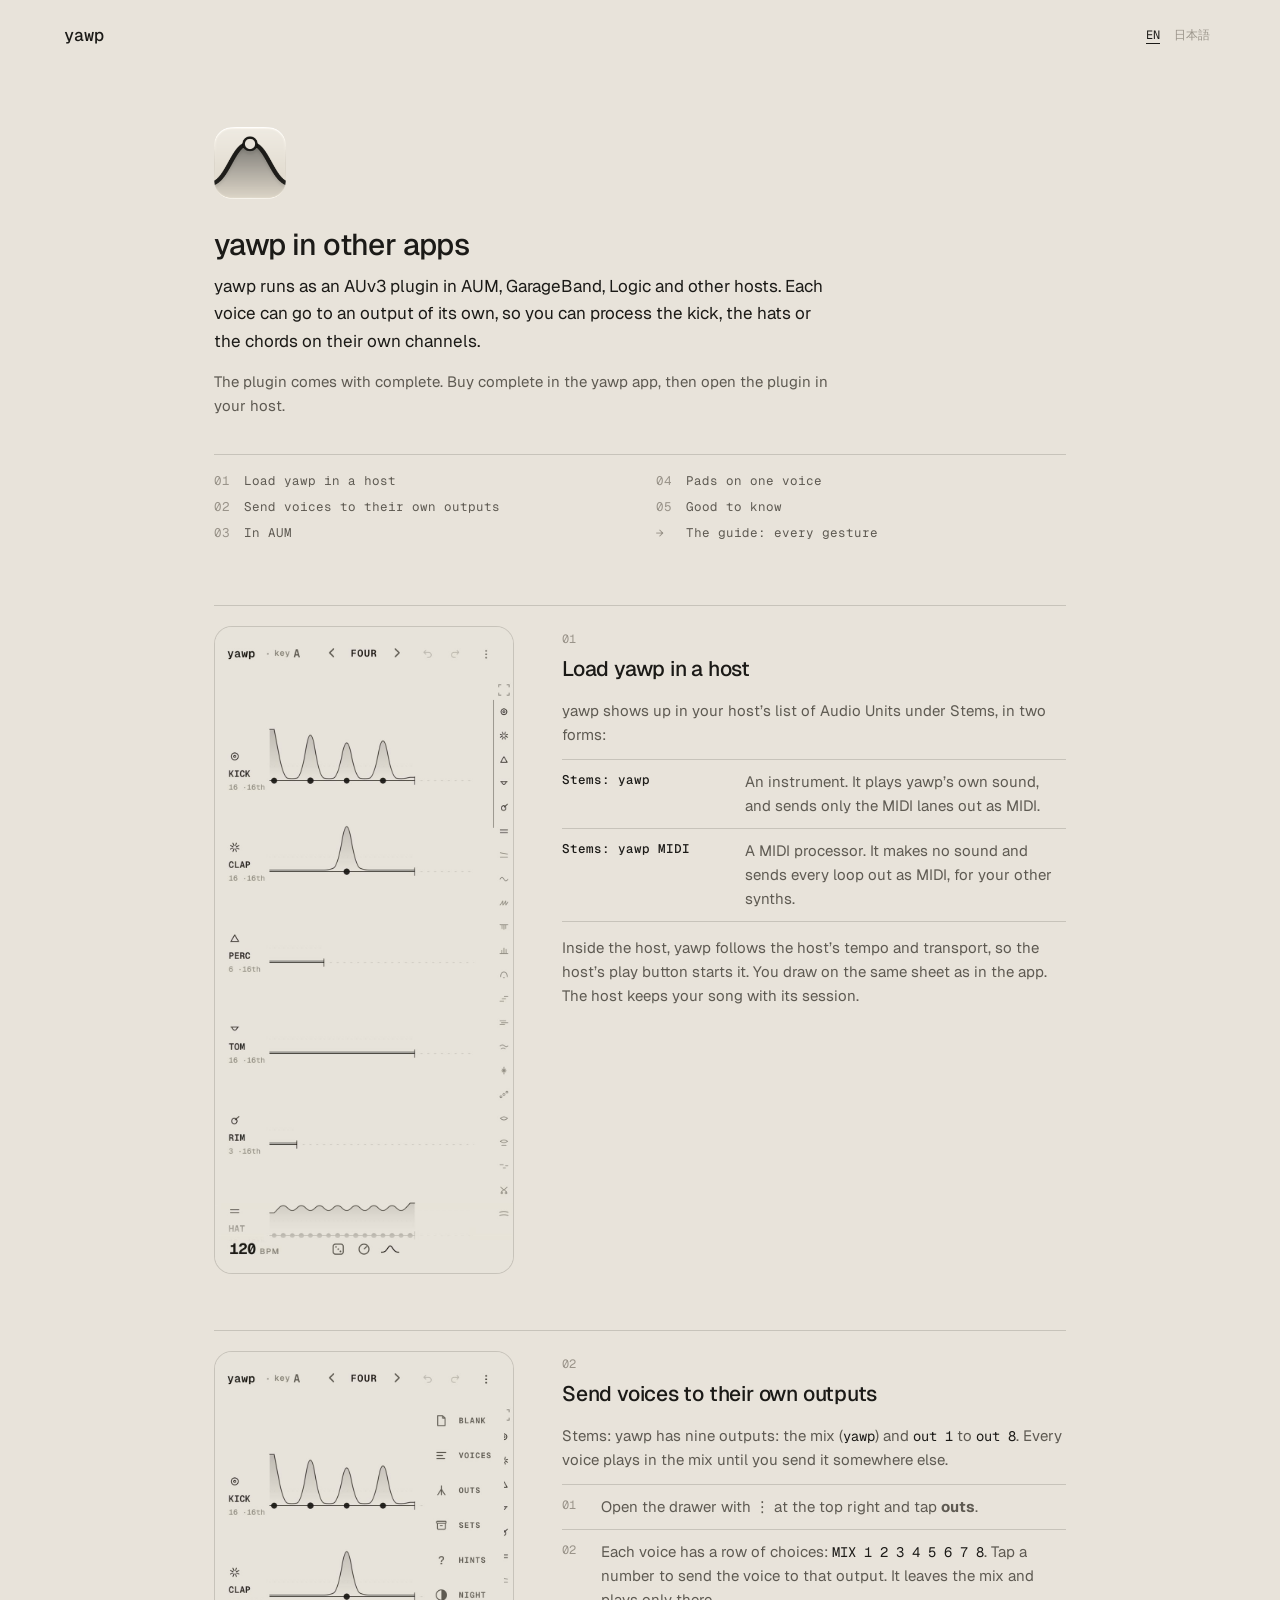
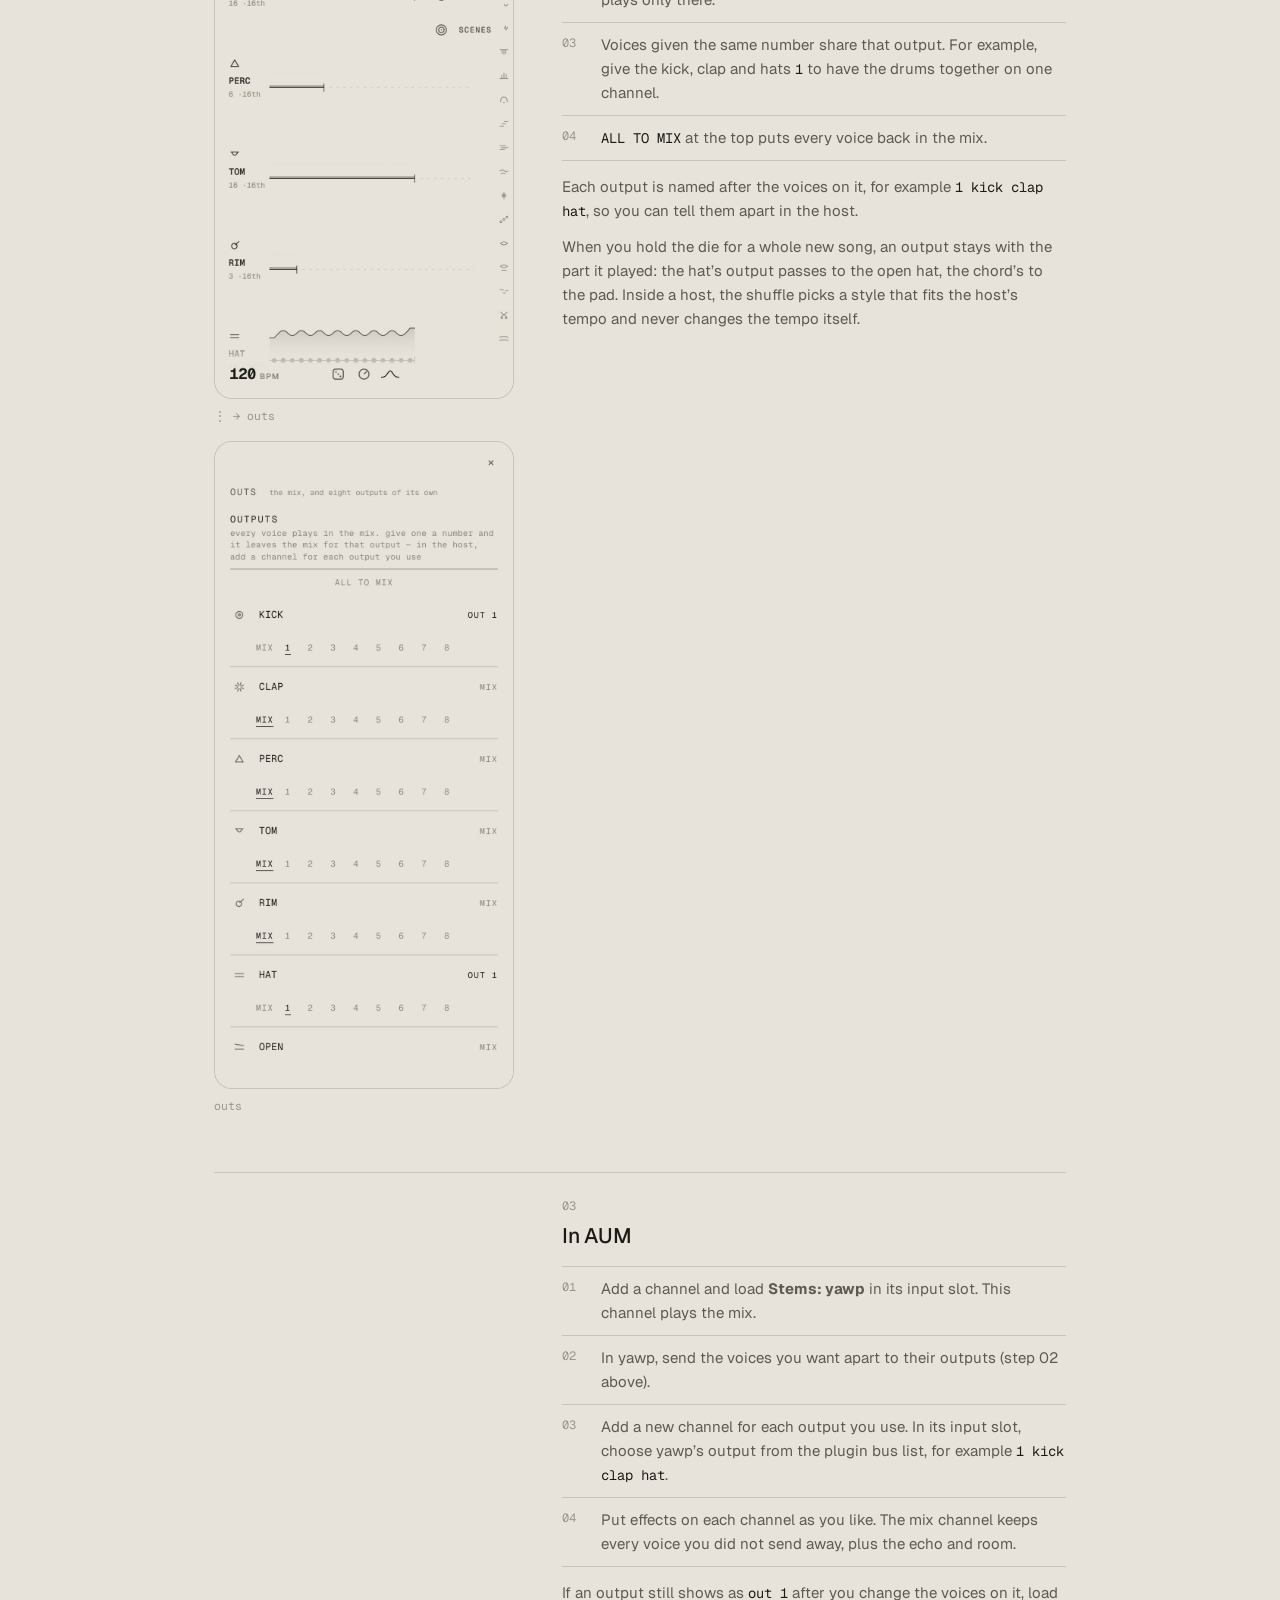
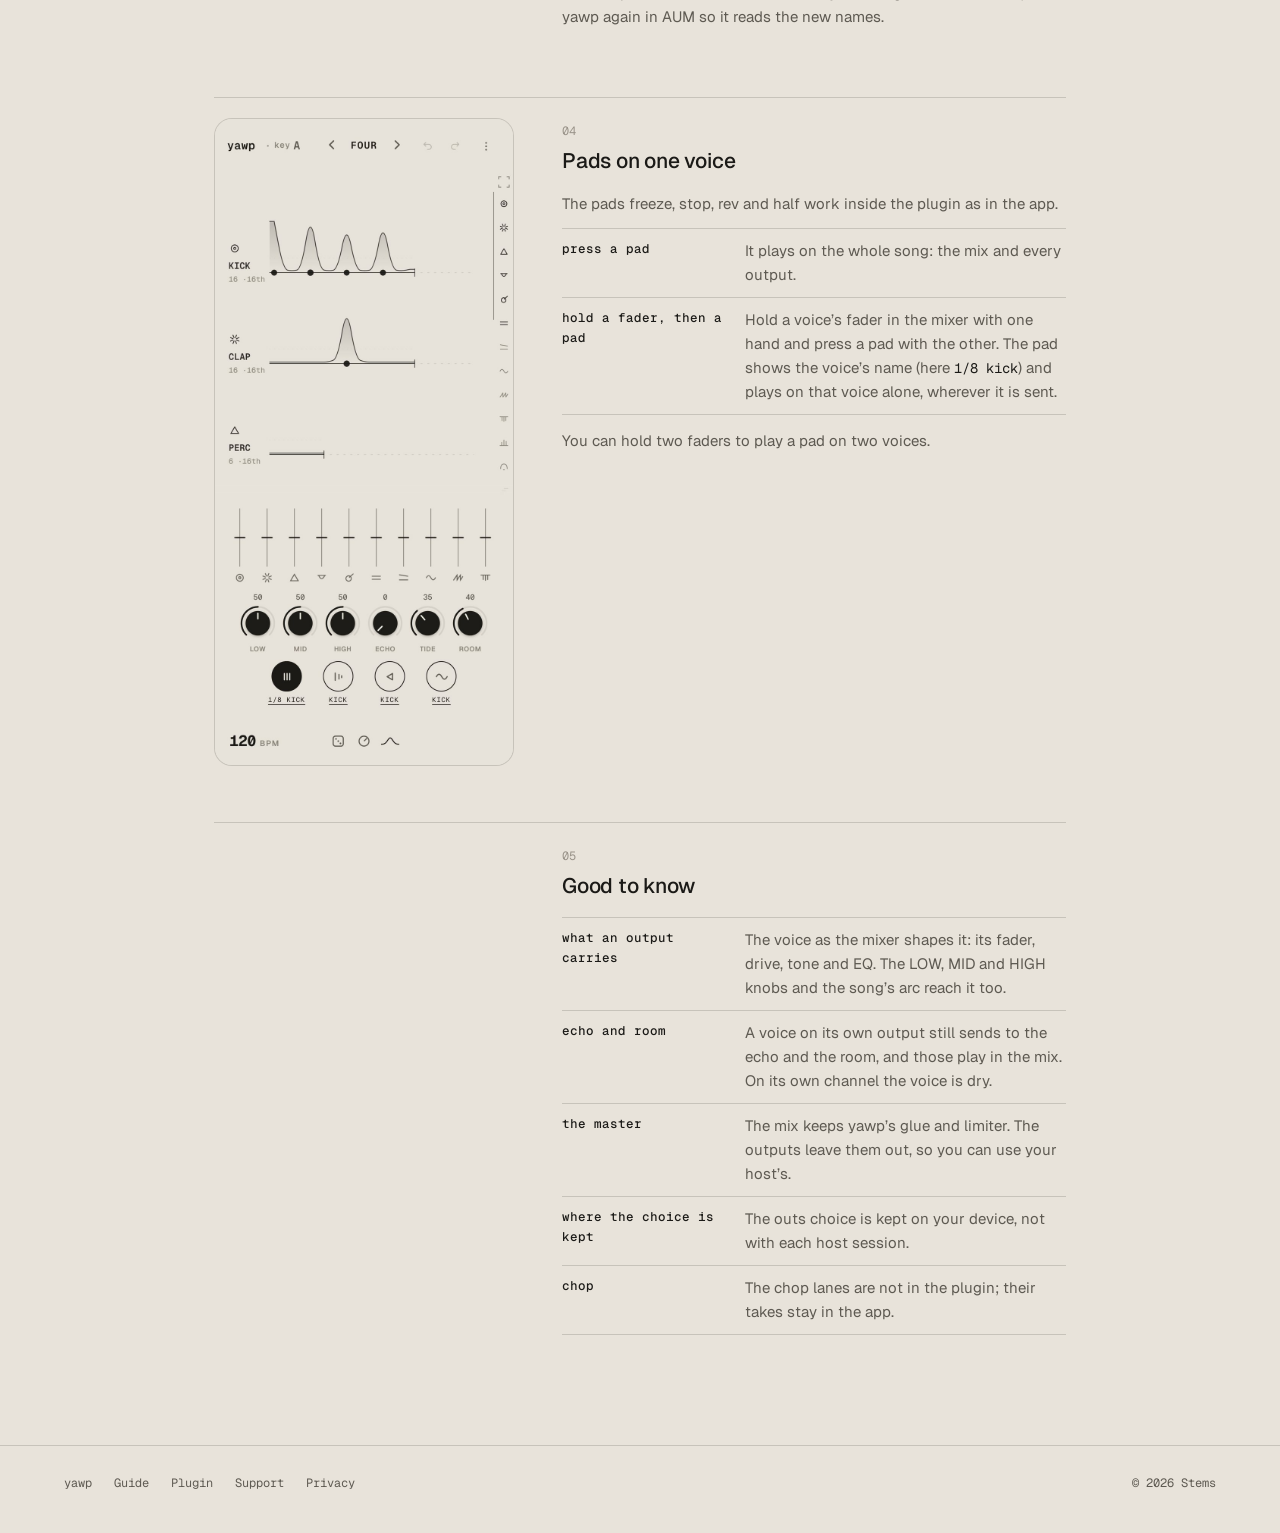
<file: plugin.html>
<!doctype html>
<html lang="en">
<head>
<meta charset="utf-8">
<meta name="viewport" content="width=device-width, initial-scale=1">
<title data-en="yawp in other apps — yawp" data-ja="ほかのアプリで使う — yawp">yawp in other apps — yawp</title>
<meta name="description" content="yawp as an AUv3 plugin in AUM, GarageBand, Logic and other hosts, with every voice on its own output.">
<link rel="icon" href="/favicon.ico" sizes="any">
<link rel="icon" type="image/png" sizes="96x96" href="/icon-96.png">
<link rel="icon" type="image/png" sizes="192x192" href="/icon-192.png">
<link rel="apple-touch-icon" href="apple-touch-icon.png">
<link rel="preconnect" href="https://fonts.googleapis.com">
<link rel="preconnect" href="https://fonts.gstatic.com" crossorigin>
<link rel="stylesheet" href="https://fonts.googleapis.com/css2?family=Geist:wght@400;500;600&family=Geist+Mono:wght@400;500&display=swap">
<link rel="stylesheet" href="style.css">
<link rel="stylesheet" href="guide.css">
<script src="lang.js"></script>
</head>
<body>
<header class="bar">
  <a class="bar-name" href="./">yawp</a>
  <div class="bar-right">
    <div class="lang" role="group" aria-label="Language"><button type="button" data-l="en">EN</button><button type="button" data-l="ja">日本語</button></div>
  </div>
</header>

<main class="guide">
  <img class="mark" src="icon.png" alt="" width="72" height="72">
  <div class="t-en">
    <h1>yawp in other apps</h1>
    <p class="lead">yawp runs as an AUv3 plugin in AUM, GarageBand, Logic and other hosts. Each voice can go to an output of its own, so you can process the kick, the hats or the chords on their own channels.</p>
    <p>The plugin comes with complete. Buy complete in the yawp app, then open the plugin in your host.</p>
  </div>
  <div class="t-ja">
    <h1>ほかのアプリで使う</h1>
    <p class="lead">yawp は AUv3 プラグインとして、AUM、GarageBand、Logic などのホストアプリで使えます。楽器ごとに別の出力へ振り分けられるので、キックやハット、コードをそれぞれのチャンネルで加工できます。</p>
    <p>プラグインは complete で使えます。yawp アプリで complete を購入してから、ホストアプリでプラグインを開いてください。</p>
  </div>

  <ol class="toc">
    <li><a href="#load"><span class="n">01</span><span class="t-en">Load yawp in a host</span><span class="t-ja">ホストに読み込む</span></a></li>
    <li><a href="#outs"><span class="n">02</span><span class="t-en">Send voices to their own outputs</span><span class="t-ja">楽器を出力に振り分ける</span></a></li>
    <li><a href="#aum"><span class="n">03</span><span class="t-en">In AUM</span><span class="t-ja">AUM での設定</span></a></li>
    <li><a href="#aim"><span class="n">04</span><span class="t-en">Pads on one voice</span><span class="t-ja">1つの楽器だけにパッドをかける</span></a></li>
    <li><a href="#notes"><span class="n">05</span><span class="t-en">Good to know</span><span class="t-ja">知っておくとよいこと</span></a></li>
    <li><a href="guide.html"><span class="n">→</span><span class="t-en">The guide: every gesture</span><span class="t-ja">使い方：すべての操作</span></a></li>
  </ol>

  <section class="part" id="load">
    <figure><img src="guide/plugin.jpg" alt="" width="786" height="1704" loading="lazy"></figure>
    <div>
      <span class="n">01</span>
      <div class="t-en">
        <h2>Load yawp in a host</h2>
        <p>yawp shows up in your host’s list of Audio Units under Stems, in two forms:</p>
        <ul class="how">
          <li><b>Stems: yawp</b><span>An instrument. It plays yawp’s own sound, and sends only the MIDI lanes out as MIDI.</span></li>
          <li><b>Stems: yawp MIDI</b><span>A MIDI processor. It makes no sound and sends every loop out as MIDI, for your other synths.</span></li>
        </ul>
        <p>Inside the host, yawp follows the host’s tempo and transport, so the host’s play button starts it. You draw on the same sheet as in the app. The host keeps your song with its session.</p>
      </div>
      <div class="t-ja">
        <h2>ホストに読み込む</h2>
        <p>yawp は、ホストアプリの Audio Unit の一覧で Stems の下に、2つの形で表示されます。</p>
        <ul class="how">
          <li><b>Stems: yawp</b><span>楽器です。yawp の音を鳴らします。外に MIDI として送るのは MIDI レーンだけです。</span></li>
          <li><b>Stems: yawp MIDI</b><span>MIDI プロセッサーです。音は鳴らさず、すべてのループを MIDI として送ります。ほかのシンセを鳴らすときに使います。</span></li>
        </ul>
        <p>ホストの中では、テンポと再生・停止はホストに合わせます。ホストの再生ボタンで yawp も動き出します。描く画面はアプリと同じです。曲はホストのセッションと一緒に保存されます。</p>
      </div>
    </div>
  </section>

  <section class="part" id="outs">
    <div>
      <figure><img src="guide/plugin-drawer.jpg" alt="" width="786" height="1704" loading="lazy"><figcaption>⋮ → outs</figcaption></figure>
      <figure><img src="guide/outs.jpg" alt="" width="786" height="1704" loading="lazy"><figcaption>outs</figcaption></figure>
    </div>
    <div>
      <span class="n">02</span>
      <div class="t-en">
        <h2>Send voices to their own outputs</h2>
        <p>Stems: yawp has nine outputs: the mix (<code>yawp</code>) and <code>out 1</code> to <code>out 8</code>. Every voice plays in the mix until you send it somewhere else.</p>
        <ul class="steps">
          <li>Open the drawer with ⋮ at the top right and tap <b>outs</b>.</li>
          <li>Each voice has a row of choices: <code>MIX 1 2 3 4 5 6 7 8</code>. Tap a number to send the voice to that output. It leaves the mix and plays only there.</li>
          <li>Voices given the same number share that output. For example, give the kick, clap and hats <code>1</code> to have the drums together on one channel.</li>
          <li><code>ALL TO MIX</code> at the top puts every voice back in the mix.</li>
        </ul>
        <p>Each output is named after the voices on it, for example <code>1 kick clap hat</code>, so you can tell them apart in the host.</p>
        <p>When you hold the die for a whole new song, an output stays with the part it played: the hat’s output passes to the open hat, the chord’s to the pad. Inside a host, the shuffle picks a style that fits the host’s tempo and never changes the tempo itself.</p>
      </div>
      <div class="t-ja">
        <h2>楽器を出力に振り分ける</h2>
        <p>Stems: yawp には9つの出力があります。ミックス（<code>yawp</code>）と、<code>out 1</code> から <code>out 8</code> です。振り分けるまでは、すべての楽器がミックスで鳴ります。</p>
        <ul class="steps">
          <li>右上の ⋮ でメニューを開き、<b>outs</b> をタップします。</li>
          <li>楽器ごとに <code>MIX 1 2 3 4 5 6 7 8</code> が並んでいます。番号をタップすると、その楽器はミックスから外れて、その番号の出力だけで鳴ります。</li>
          <li>同じ番号を選んだ楽器は、同じ出力にまとめて出ます。たとえばキック、クラップ、ハットを <code>1</code> にすると、ドラムを1つのチャンネルにまとめられます。</li>
          <li>上の <code>ALL TO MIX</code> で、すべての楽器をミックスに戻します。</li>
        </ul>
        <p>出力には、振り分けた楽器の名前が付きます（例：<code>1 kick clap hat</code>）。ホスト側で見分けるときの目印になります。</p>
        <p>サイコロを長押しして曲をまるごと変えたときは、出力はその役割を引き継ぐ楽器に移ります（ハットの出力はオープンハットへ、コードの出力はパッドへ）。ホストの中では、ホストのテンポに合うスタイルが選ばれ、テンポそのものは変わりません。</p>
      </div>
    </div>
  </section>

  <section class="part" id="aum">
    <div></div>
    <div>
      <span class="n">03</span>
      <div class="t-en">
        <h2>In AUM</h2>
        <ul class="steps">
          <li>Add a channel and load <b>Stems: yawp</b> in its input slot. This channel plays the mix.</li>
          <li>In yawp, send the voices you want apart to their outputs (step 02 above).</li>
          <li>Add a new channel for each output you use. In its input slot, choose yawp’s output from the plugin bus list, for example <code>1 kick clap hat</code>.</li>
          <li>Put effects on each channel as you like. The mix channel keeps every voice you did not send away, plus the echo and room.</li>
        </ul>
        <p>If an output still shows as <code>out 1</code> after you change the voices on it, load yawp again in AUM so it reads the new names.</p>
      </div>
      <div class="t-ja">
        <h2>AUM での設定</h2>
        <ul class="steps">
          <li>チャンネルを追加し、入力スロットに <b>Stems: yawp</b> を読み込みます。このチャンネルがミックスです。</li>
          <li>yawp の outs で、分けたい楽器を出力に振り分けます（上の 02）。</li>
          <li>使う出力の数だけ、新しいチャンネルを追加します。入力スロットの plugin bus の一覧から、yawp の出力を選びます（例：<code>1 kick clap hat</code>）。</li>
          <li>チャンネルごとに好きなエフェクトをかけられます。ミックスのチャンネルには、振り分けなかった楽器と、エコーと残響が残ります。</li>
        </ul>
        <p>振り分けを変えても AUM の一覧で <code>out 1</code> のままになっているときは、AUM で yawp を読み込み直すと新しい名前が表示されます。</p>
      </div>
    </div>
  </section>

  <section class="part" id="aim">
    <figure><img src="guide/aim.jpg" alt="" width="786" height="1704" loading="lazy"></figure>
    <div>
      <span class="n">04</span>
      <div class="t-en">
        <h2>Pads on one voice</h2>
        <p>The pads freeze, stop, rev and half work inside the plugin as in the app.</p>
        <ul class="how">
          <li><b>press a pad</b><span>It plays on the whole song: the mix and every output.</span></li>
          <li><b>hold a fader, then a pad</b><span>Hold a voice’s fader in the mixer with one hand and press a pad with the other. The pad shows the voice’s name (here <code>1/8 kick</code>) and plays on that voice alone, wherever it is sent.</span></li>
        </ul>
        <p>You can hold two faders to play a pad on two voices.</p>
      </div>
      <div class="t-ja">
        <h2>1つの楽器だけにパッドをかける</h2>
        <p>freeze・stop・rev・half のパッドは、プラグインの中でもアプリと同じように使えます。</p>
        <ul class="how">
          <li><b>パッドを押す</b><span>曲全体にかかります。ミックスと、すべての出力にかかります。</span></li>
          <li><b>フェーダーを押さえてパッド</b><span>片方の手でミキサーの楽器のフェーダーを押さえたまま、もう片方の手でパッドを押します。パッドに楽器の名前が出て（この画面では <code>1/8 kick</code>）、どの出力に振り分けていても、その楽器だけにかかります。</span></li>
        </ul>
        <p>フェーダーを2本押さえると、2つの楽器にかけられます。</p>
      </div>
    </div>
  </section>

  <section class="part" id="notes">
    <div></div>
    <div>
      <span class="n">05</span>
      <div class="t-en">
        <h2>Good to know</h2>
        <ul class="how">
          <li><b>what an output carries</b><span>The voice as the mixer shapes it: its fader, drive, tone and EQ. The LOW, MID and HIGH knobs and the song’s arc reach it too.</span></li>
          <li><b>echo and room</b><span>A voice on its own output still sends to the echo and the room, and those play in the mix. On its own channel the voice is dry.</span></li>
          <li><b>the master</b><span>The mix keeps yawp’s glue and limiter. The outputs leave them out, so you can use your host’s.</span></li>
          <li><b>where the choice is kept</b><span>The outs choice is kept on your device, not with each host session.</span></li>
          <li><b>chop</b><span>The chop lanes are not in the plugin; their takes stay in the app.</span></li>
        </ul>
      </div>
      <div class="t-ja">
        <h2>知っておくとよいこと</h2>
        <ul class="how">
          <li><b>出力に含まれるもの</b><span>ミキサーで調整した楽器の音です（フェーダー、drive、tone、EQ）。LOW・MID・HIGH のつまみと、曲の ARC もかかります。</span></li>
          <li><b>エコーと残響</b><span>出力に振り分けた楽器も、エコーと残響には送られていて、それはミックス側で鳴ります。振り分けた先のチャンネルでは、楽器の音は残響なしで鳴ります。</span></li>
          <li><b>マスター</b><span>ミックスには yawp のコンプレッサーとリミッターがかかります。振り分けた出力にはかからないので、ホスト側のものを使えます。</span></li>
          <li><b>振り分けの保存</b><span>outs の振り分けは、ホストのセッションごとではなく、端末に保存されます。</span></li>
          <li><b>chop</b><span>chop のレーンはプラグインでは使えません。録った音はアプリの中にあります。</span></li>
        </ul>
      </div>
    </div>
  </section>
</main>

<footer class="foot">
  <nav><a href="./">yawp</a><a href="guide.html"><span class="t-en">Guide</span><span class="t-ja">使い方</span></a><a href="plugin.html"><span class="t-en">Plugin</span><span class="t-ja">プラグイン</span></a><a href="support.html"><span class="t-en">Support</span><span class="t-ja">サポート</span></a><a href="privacy.html"><span class="t-en">Privacy</span><span class="t-ja">プライバシー</span></a></nav>
  <span>© 2026 <a href="https://stems-jp.com">Stems</a></span>
</footer>
</body>
</html>
</file>
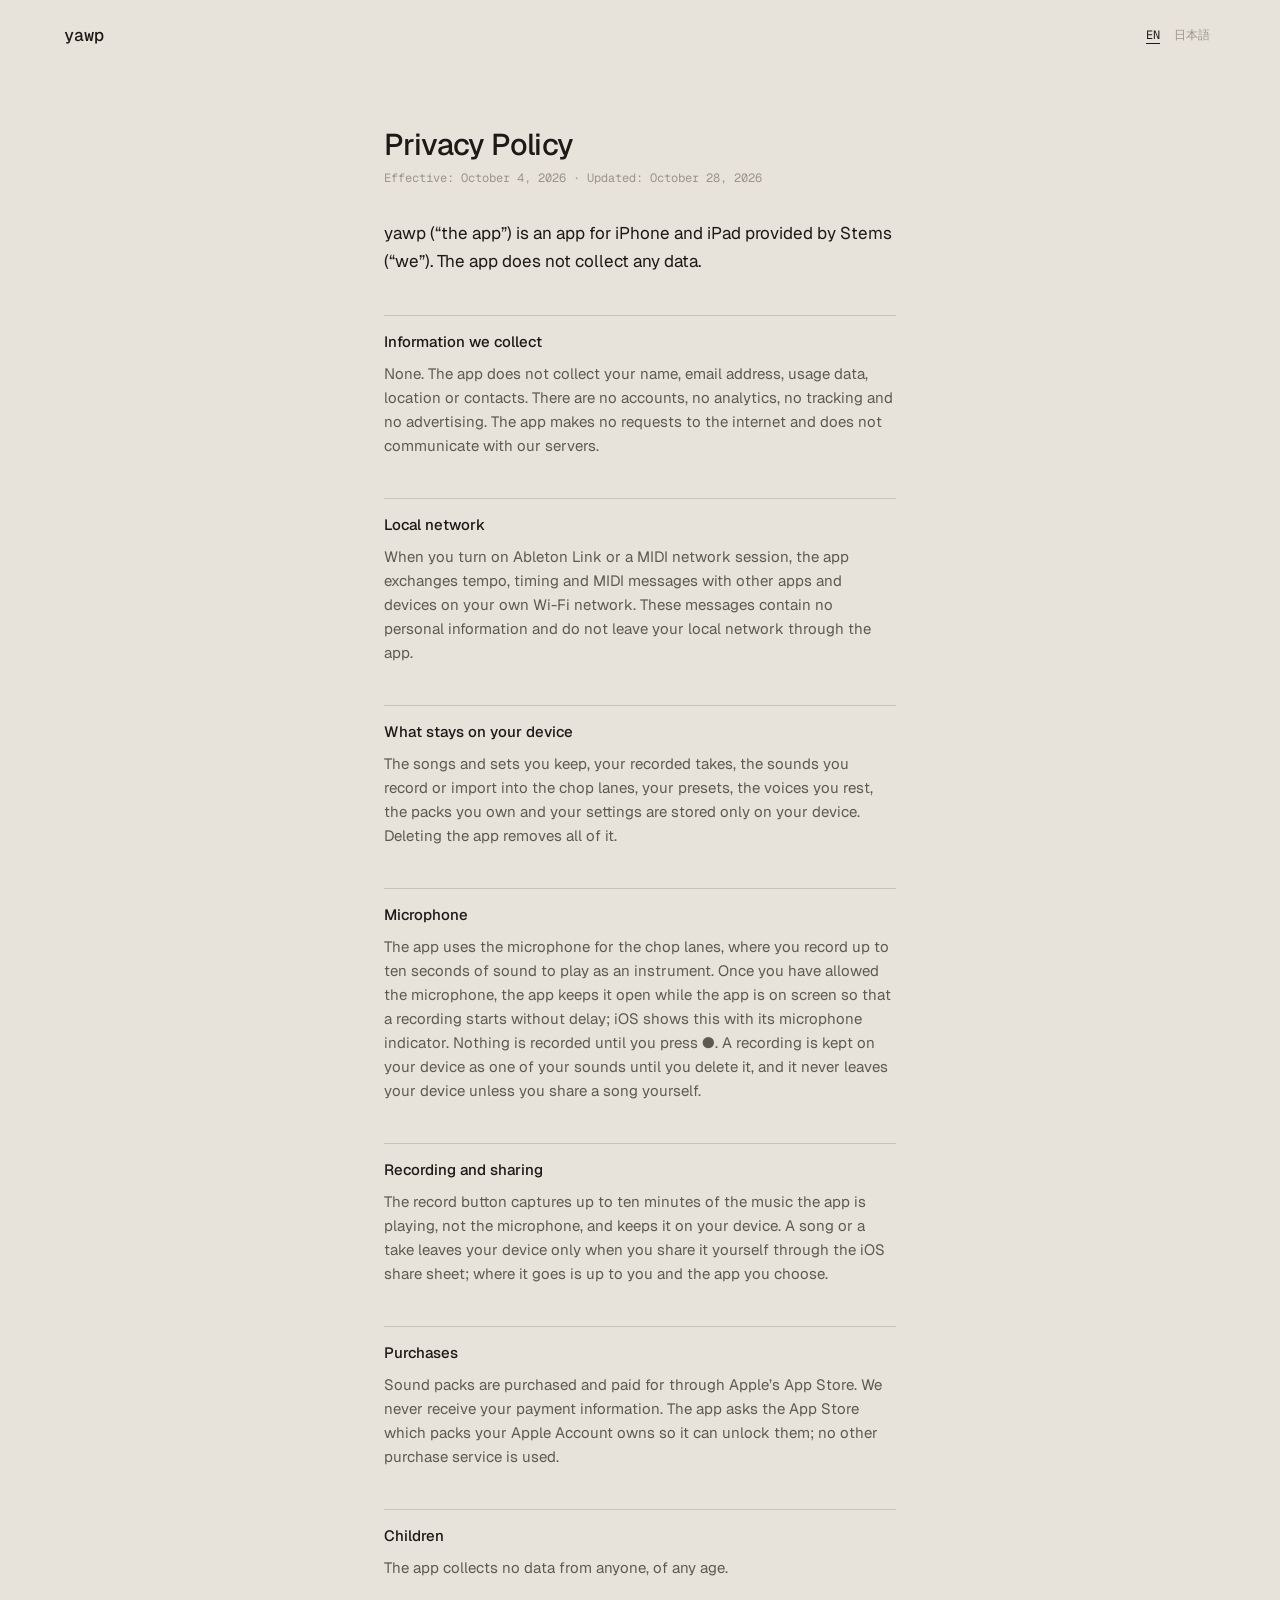
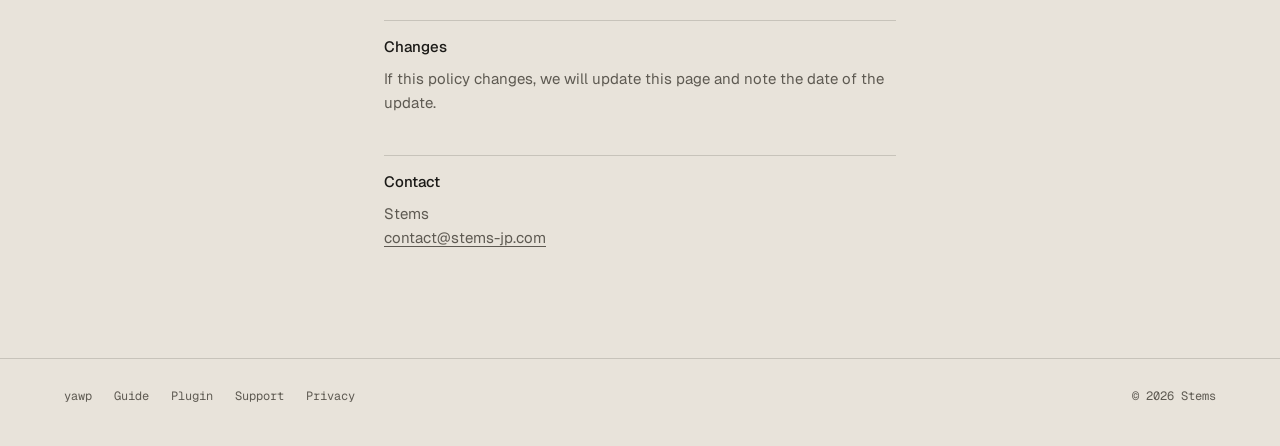
<file: privacy.html>
<!doctype html>
<html lang="en">
<head>
<meta charset="utf-8">
<meta name="viewport" content="width=device-width, initial-scale=1">
<title data-en="Privacy Policy — yawp" data-ja="プライバシーポリシー — yawp">Privacy Policy — yawp</title>
<meta name="description" content="yawp does not collect any data.">
<link rel="icon" href="/favicon.ico" sizes="any">
<link rel="icon" type="image/png" sizes="96x96" href="/icon-96.png">
<link rel="icon" type="image/png" sizes="192x192" href="/icon-192.png">
<link rel="apple-touch-icon" href="apple-touch-icon.png">
<link rel="preconnect" href="https://fonts.googleapis.com">
<link rel="preconnect" href="https://fonts.gstatic.com" crossorigin>
<link rel="stylesheet" href="https://fonts.googleapis.com/css2?family=Geist:wght@400;500;600&family=Geist+Mono:wght@400;500&display=swap">
<link rel="stylesheet" href="style.css">
<script src="lang.js"></script>
</head>
<body>
<header class="bar">
  <a class="bar-name" href="./">yawp</a>
  <div class="bar-right">
    <div class="lang" role="group" aria-label="Language"><button type="button" data-l="en">EN</button><button type="button" data-l="ja">日本語</button></div>
  </div>
</header>

<main class="doc">
  <div class="t-en">
    <h1>Privacy Policy</h1>
    <p class="date">Effective: October 4, 2026 · Updated: October 28, 2026</p>
    <p class="lead">yawp (“the app”) is an app for iPhone and iPad provided by Stems (“we”). The app does not collect any data.</p>

    <h2>Information we collect</h2>
    <p>None. The app does not collect your name, email address, usage data, location or contacts. There are no accounts, no analytics, no tracking and no advertising. The app makes no requests to the internet and does not communicate with our servers.</p>

    <h2>Local network</h2>
    <p>When you turn on Ableton Link or a MIDI network session, the app exchanges tempo, timing and MIDI messages with other apps and devices on your own Wi-Fi network. These messages contain no personal information and do not leave your local network through the app.</p>

    <h2>What stays on your device</h2>
    <p>The songs and sets you keep, your recorded takes, the sounds you record or import into the chop lanes, your presets, the voices you rest, the packs you own and your settings are stored only on your device. Deleting the app removes all of it.</p>

    <h2>Microphone</h2>
    <p>The app uses the microphone for the chop lanes, where you record up to ten seconds of sound to play as an instrument. Once you have allowed the microphone, the app keeps it open while the app is on screen so that a recording starts without delay; iOS shows this with its microphone indicator. Nothing is recorded until you press ●. A recording is kept on your device as one of your sounds until you delete it, and it never leaves your device unless you share a song yourself.</p>

    <h2>Recording and sharing</h2>
    <p>The record button captures up to ten minutes of the music the app is playing, not the microphone, and keeps it on your device. A song or a take leaves your device only when you share it yourself through the iOS share sheet; where it goes is up to you and the app you choose.</p>

    <h2>Purchases</h2>
    <p>Sound packs are purchased and paid for through Apple’s App Store. We never receive your payment information. The app asks the App Store which packs your Apple Account owns so it can unlock them; no other purchase service is used.</p>

    <h2>Children</h2>
    <p>The app collects no data from anyone, of any age.</p>

    <h2>Changes</h2>
    <p>If this policy changes, we will update this page and note the date of the update.</p>

    <h2>Contact</h2>
    <p>Stems<br><a href="mailto:contact@stems-jp.com">contact@stems-jp.com</a></p>
  </div>

  <div class="t-ja">
    <h1>プライバシーポリシー</h1>
    <p class="date">制定：2026 年 10 月 4 日 · 更新：2026 年 10 月 28 日</p>
    <p class="lead">yawp（以下「本アプリ」）は、Stems（以下「私たち」）が提供する iPhone・iPad 向けのアプリです。本アプリは、データを一切集めません。</p>

    <h2>集める情報</h2>
    <p>ありません。本アプリは、名前やメールアドレス、利用の状況、位置、連絡先などを集めません。アカウントの登録も、利用の分析も、追跡も、広告もありません。本アプリがインターネットと通信することはなく、私たちのサーバーとも通信しません。</p>

    <h2>ローカルネットワーク</h2>
    <p>Ableton Link や MIDI のネットワークセッションをオンにしたときは、同じ Wi-Fi にあるほかのアプリや機材と、テンポ、タイミング、MIDI のメッセージをやりとりします。これらのメッセージに個人の情報は含まれず、本アプリがそれをお使いのネットワークの外へ送ることはありません。</p>

    <h2>端末の中に残るもの</h2>
    <p>保存した曲やセット、録音した演奏（take）、chop のレーンに録音したり読み込んだりした音、プリセット、休ませている音源、購入したパック、各種の設定は、あなたの端末の中にだけ保存されます。本アプリを削除すると、これらはすべて消えます。</p>

    <h2>マイク</h2>
    <p>マイクは chop のレーンで使います。最大 10 秒の音を録って、楽器として演奏するためです。マイクを一度許可すると、録音をすぐ始められるように、本アプリが画面に出ている間はマイクを開いたままにします。このとき iOS のマイクの表示が点きます。● を押すまでは何も録音しません。録った音は、あなたが削除するまで端末の中に保存され、あなたが自分で曲を共有しない限り、端末の外には出ません。</p>

    <h2>録音と共有</h2>
    <p>録音ボタンは、本アプリが鳴らしている音楽を最大 10 分まで録り（マイクではありません）、端末の中に残します。曲や録音が端末の外に出るのは、あなたが iOS の共有シートから自分で共有したときだけです。送り先は、あなたが選んだアプリによります。</p>

    <h2>購入</h2>
    <p>音源のパックの購入と支払いは、Apple の App Store を通じて行われます。私たちが支払いの情報を受け取ることはありません。購入したパックを使えるようにするため、本アプリはあなたの Apple アカウントがどのパックを持っているかを App Store に問い合わせます。そのほかの購入サービスは使いません。</p>

    <h2>お子さま</h2>
    <p>本アプリは、年齢を問わず、誰からもデータを集めません。</p>

    <h2>このポリシーの変更</h2>
    <p>内容を変えるときは、このページを更新し、制定日の下に更新日を記します。</p>

    <h2>お問い合わせ</h2>
    <p>Stems<br><a href="mailto:contact@stems-jp.com">contact@stems-jp.com</a></p>
  </div>
</main>

<footer class="foot">
  <nav><a href="./">yawp</a><a href="guide.html"><span class="t-en">Guide</span><span class="t-ja">使い方</span></a><a href="plugin.html"><span class="t-en">Plugin</span><span class="t-ja">プラグイン</span></a><a href="support.html"><span class="t-en">Support</span><span class="t-ja">サポート</span></a><a href="privacy.html"><span class="t-en">Privacy</span><span class="t-ja">プライバシー</span></a></nav>
  <span>© 2026 <a href="https://stems-jp.com">Stems</a></span>
</footer>
</body>
</html>
</file>
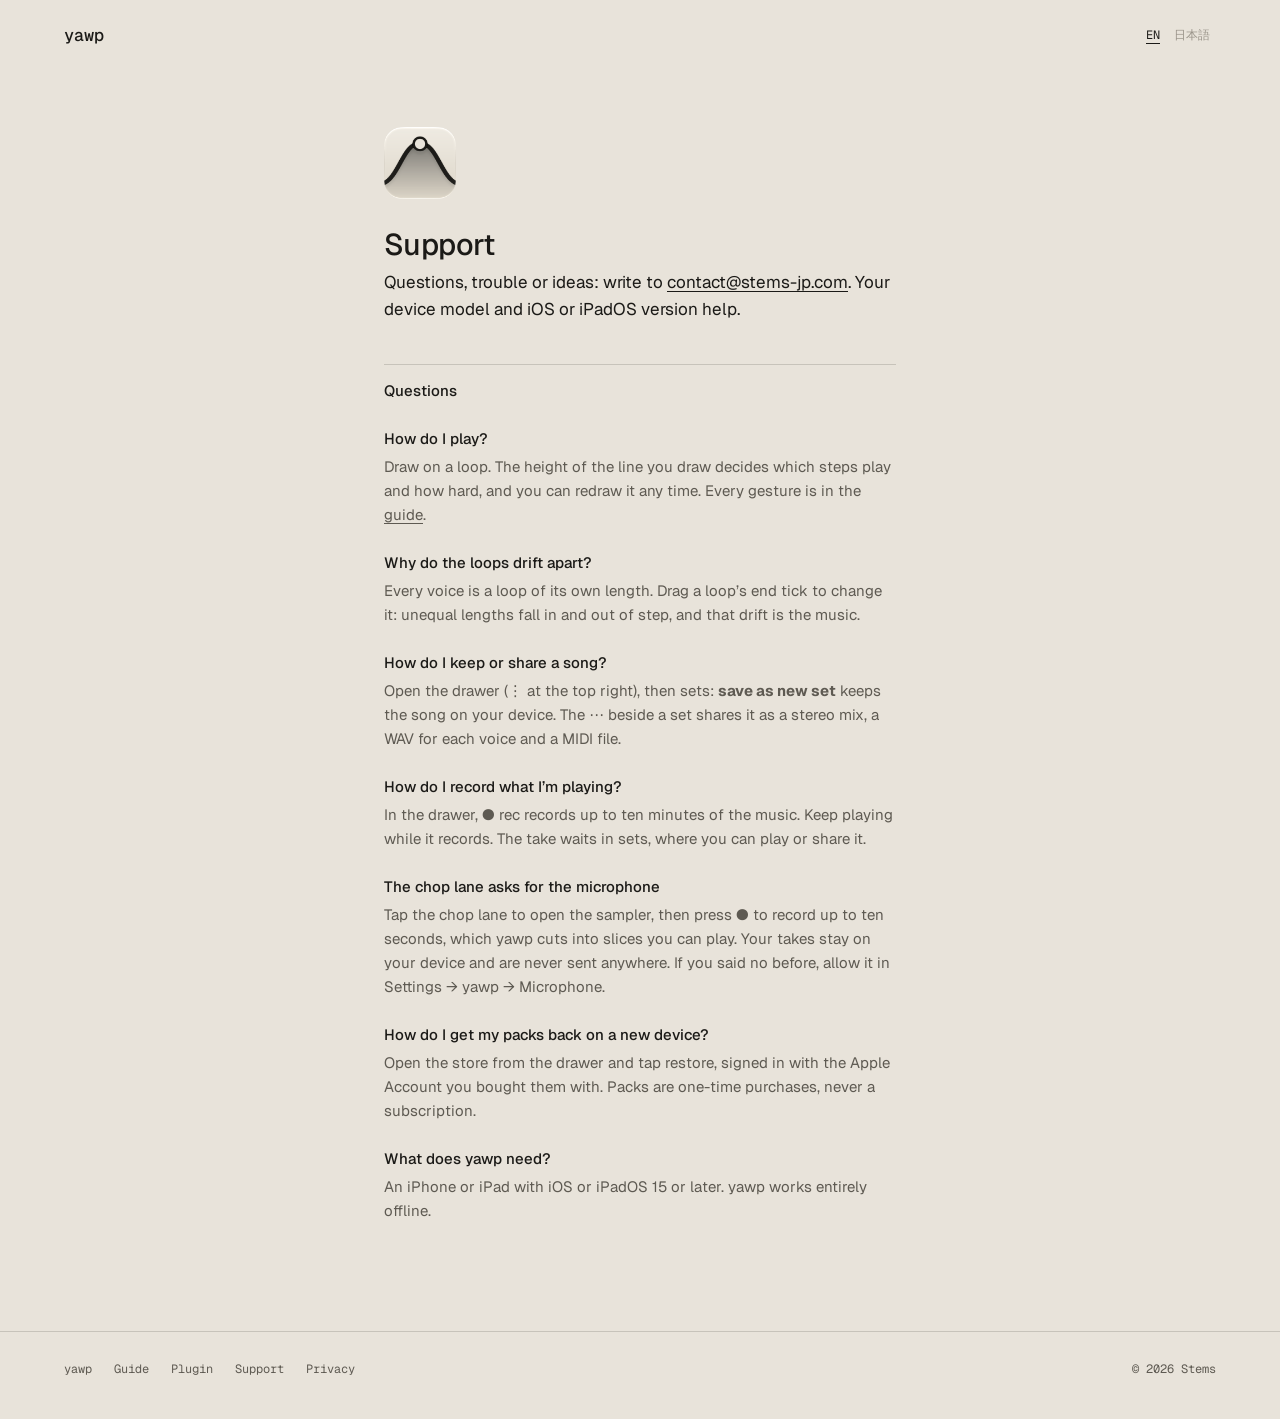
<file: support.html>
<!doctype html>
<html lang="en">
<head>
<meta charset="utf-8">
<meta name="viewport" content="width=device-width, initial-scale=1">
<title data-en="Support — yawp" data-ja="サポート — yawp">Support — yawp</title>
<meta name="description" content="Help and contact for yawp.">
<link rel="icon" href="/favicon.ico" sizes="any">
<link rel="icon" type="image/png" sizes="96x96" href="/icon-96.png">
<link rel="icon" type="image/png" sizes="192x192" href="/icon-192.png">
<link rel="apple-touch-icon" href="apple-touch-icon.png">
<link rel="preconnect" href="https://fonts.googleapis.com">
<link rel="preconnect" href="https://fonts.gstatic.com" crossorigin>
<link rel="stylesheet" href="https://fonts.googleapis.com/css2?family=Geist:wght@400;500;600&family=Geist+Mono:wght@400;500&display=swap">
<link rel="stylesheet" href="style.css">
<script src="lang.js"></script>
</head>
<body>
<header class="bar">
  <a class="bar-name" href="./">yawp</a>
  <div class="bar-right">
    <div class="lang" role="group" aria-label="Language"><button type="button" data-l="en">EN</button><button type="button" data-l="ja">日本語</button></div>
  </div>
</header>

<main class="doc">
  <img class="mark" src="icon.png" alt="" width="72" height="72">
  <div class="t-en">
    <h1>Support</h1>
    <p class="lead">Questions, trouble or ideas: write to <a href="mailto:contact@stems-jp.com">contact@stems-jp.com</a>. Your device model and iOS or iPadOS version help.</p>

    <h2>Questions</h2>
    <h3>How do I play?</h3>
    <p>Draw on a loop. The height of the line you draw decides which steps play and how hard, and you can redraw it any time. Every gesture is in the <a href="guide.html">guide</a>.</p>
    <h3>Why do the loops drift apart?</h3>
    <p>Every voice is a loop of its own length. Drag a loop’s end tick to change it: unequal lengths fall in and out of step, and that drift is the music.</p>
    <h3>How do I keep or share a song?</h3>
    <p>Open the drawer (⋮ at the top right), then sets: <b>save as new set</b> keeps the song on your device. The ⋯ beside a set shares it as a stereo mix, a WAV for each voice and a MIDI file.</p>
    <h3>How do I record what I’m playing?</h3>
    <p>In the drawer, ● rec records up to ten minutes of the music. Keep playing while it records. The take waits in sets, where you can play or share it.</p>
    <h3>The chop lane asks for the microphone</h3>
    <p>Tap the chop lane to open the sampler, then press ● to record up to ten seconds, which yawp cuts into slices you can play. Your takes stay on your device and are never sent anywhere. If you said no before, allow it in Settings → yawp → Microphone.</p>
    <h3>How do I get my packs back on a new device?</h3>
    <p>Open the store from the drawer and tap restore, signed in with the Apple Account you bought them with. Packs are one-time purchases, never a subscription.</p>
    <h3>What does yawp need?</h3>
    <p>An iPhone or iPad with iOS or iPadOS 15 or later. yawp works entirely offline.</p>
  </div>

  <div class="t-ja">
    <h1>サポート</h1>
    <p class="lead">困ったことやご意見は、<a href="mailto:contact@stems-jp.com">contact@stems-jp.com</a> までお送りください。お使いの端末の機種と iOS（iPadOS）の版を添えていただけると助かります。</p>

    <h2>よくある質問</h2>
    <h3>どうやって演奏しますか</h3>
    <p>ループの上に指で描きます。描いた線の高さで、鳴るステップと強さが決まり、いつでも描き直せます。操作の一覧は<a href="guide.html">使い方</a>のページにあります。</p>
    <h3>ループがずれていくのはなぜですか</h3>
    <p>音ごとに、ループの長さが違うからです。ループの終わりの目盛りをドラッグすると長さが変わります。長さが違うと拍が少しずつずれ、そのずれが音楽になります。</p>
    <h3>曲を保存・共有したい</h3>
    <p>右上の ⋮ からメニューを開き、sets を選びます。<b>save as new set</b> で端末に保存します。セットの横の ⋯ から、ステレオのミックス、楽器ごとの WAV、MIDI ファイルとして共有できます。</p>
    <h3>演奏を録音したい</h3>
    <p>メニューの ● rec で、鳴っている音楽を最大10分まで録音します。録音中も演奏を続けられます。録った演奏は sets に残り、そこで再生や共有ができます。</p>
    <h3>chop の列でマイクの許可を求められます</h3>
    <p>chop の列をタップするとサンプラーが開きます。● を押すと最大10秒まで録音し、演奏できるスライスに切り分けます。録った音は端末の中にだけ保存され、外に送られることはありません。以前に許可しなかった場合は、設定 → yawp → マイク から許可できます。</p>
    <h3>新しい端末で、買ったパックを戻したい</h3>
    <p>引き出しからストアを開き、restore を押してください。購入したときと同じ Apple アカウントでサインインしている必要があります。パックは買い切りで、購読ではありません。</p>
    <h3>動作環境</h3>
    <p>iOS 15 以降の iPhone、iPadOS 15 以降の iPad で使えます。yawp はすべてオフラインで動きます。</p>
  </div>
</main>

<footer class="foot">
  <nav><a href="./">yawp</a><a href="guide.html"><span class="t-en">Guide</span><span class="t-ja">使い方</span></a><a href="plugin.html"><span class="t-en">Plugin</span><span class="t-ja">プラグイン</span></a><a href="support.html"><span class="t-en">Support</span><span class="t-ja">サポート</span></a><a href="privacy.html"><span class="t-en">Privacy</span><span class="t-ja">プライバシー</span></a></nav>
  <span>© 2026 <a href="https://stems-jp.com">Stems</a></span>
</footer>
</body>
</html>
</file>
<file: style.css>
/* yawp — shared by the landing page, privacy and support.
   The app's own sheet: warm paper, one ink, hairlines, nothing floats. */
:root {
  --paper: #e8e3da;
  --ink: #1b1a17;
  --ink-2: #5e5a52;
  --ink-3: #9a948a;
  --line: rgba(27, 26, 23, 0.16);
  --sans: "Geist", "Hiragino Sans", "Noto Sans JP", system-ui, sans-serif;
  --mono: "Geist Mono", ui-monospace, "SF Mono", monospace;
  --gutter: clamp(20px, 5vw, 72px);
}

* { box-sizing: border-box; }
html { -webkit-text-size-adjust: 100%; }
body {
  margin: 0;
  background: var(--paper);
  color: var(--ink);
  font-family: var(--sans);
  font-size: 15px;
  line-height: 1.6;
  -webkit-font-smoothing: antialiased;
}
html[lang="ja"] body { line-height: 1.9; word-break: auto-phrase; }
html[lang="ja"] .t-en, html[lang="en"] .t-ja { display: none !important; }

a { color: inherit; text-underline-offset: 3px; text-decoration-thickness: 1px; }
img, video { display: block; max-width: 100%; }
:focus-visible { outline: 1px solid var(--ink); outline-offset: 3px; }

/* the bar: wordmark left, language and store right */
.bar {
  display: flex;
  align-items: center;
  justify-content: space-between;
  gap: 16px;
  padding: 22px var(--gutter);
}
.bar-name { font-family: var(--mono); font-size: 17px; font-weight: 500; text-decoration: none; }
.bar-right { display: flex; align-items: center; gap: 18px; font-family: var(--mono); font-size: 12px; color: var(--ink-2); }
.lang { display: flex; gap: 2px; }
.lang button {
  padding: 4px 6px;
  border: 0;
  background: none;
  color: var(--ink-3);
  font: inherit;
  cursor: pointer;
}
.lang button[aria-pressed="true"] { color: var(--ink); text-decoration: underline; text-underline-offset: 4px; }

/* small print: mono, spaced, the app's labels */
.print { font-family: var(--mono); font-size: 11.5px; font-weight: 500; letter-spacing: 0.14em; text-transform: uppercase; color: var(--ink-2); }

/* privacy and support: one column of plain text */
.doc { max-width: 640px; margin: 0 auto; padding: 56px var(--gutter) 96px; }
.doc .mark { width: 72px; height: 72px; margin-bottom: 28px; }
.doc h1 { margin: 0 0 6px; font-size: 30px; font-weight: 500; letter-spacing: -0.02em; line-height: 1.2; }
.doc h2 { margin: 40px 0 8px; padding-top: 14px; border-top: 1px solid var(--line); font-size: 15px; font-weight: 500; }
.doc h3 { margin: 24px 0 4px; font-size: 15px; font-weight: 500; }
.doc p { margin: 0 0 12px; color: var(--ink-2); }
.doc .lead { font-size: 17px; color: var(--ink); }
.doc .date { margin-bottom: 32px; font-family: var(--mono); font-size: 12px; color: var(--ink-3); }

/* the foot of every page */
.foot {
  display: flex;
  flex-wrap: wrap;
  justify-content: space-between;
  gap: 12px 24px;
  padding: 28px var(--gutter) 40px;
  border-top: 1px solid var(--line);
  font-family: var(--mono);
  font-size: 12px;
  color: var(--ink-2);
}
.foot nav { display: flex; flex-wrap: wrap; gap: 8px 22px; }
.foot a { text-decoration: none; }
.foot a:hover { color: var(--ink); text-decoration: underline; }
</file>
<file: art/art.css>
/* yawp — pictures first. Every word on the page is a short uppercase label; nothing explains. */
body.art { font-family: var(--mono); font-size: 11px; line-height: 1.6; }
.art { --m: clamp(18px, 4vw, 56px); }
.label { margin: 0; font: 500 11px/1.6 var(--mono); letter-spacing: 0.08em; text-transform: uppercase; }
.dim { color: var(--ink-3); }
.art a { color: inherit; text-decoration: none; }

/* the mast: wordmark left, the store right — printed, never a bar */
.mast { position: fixed; inset: 0 0 auto 0; z-index: 5; display: flex; justify-content: space-between; align-items: baseline;
  padding: calc(env(safe-area-inset-top) + var(--m) * 0.6) var(--m) 0; pointer-events: none; mix-blend-mode: difference; color: #e8e3da; }
.mast a { pointer-events: auto; }
.mast-name { font-weight: 600; font-size: 15px; letter-spacing: -0.01em; }
.mast-store { font: 500 11px/1 var(--mono); letter-spacing: 0.08em; text-transform: uppercase; }

/* the score fills the first sheet */
.fig { position: relative; height: 100svh; min-height: 520px; }
#score { position: absolute; inset: 0; width: 100%; height: 100%; display: block; }
.fig-foot { position: absolute; left: var(--m); right: var(--m); bottom: calc(env(safe-area-inset-bottom) + var(--m) * 0.8);
  display: flex; justify-content: space-between; align-items: baseline; gap: 24px; }
.listen, .cap-sound { padding: 0; border: 0; background: none; color: inherit; cursor: pointer; }
.listen[aria-pressed="true"] .dim { color: inherit; }

/* plates: each a sheet of its own; the number and the name bottom-left */
.plate { position: relative; margin: 0; min-height: 100svh; display: grid; place-items: center; padding: calc(var(--m) * 2.2) var(--m) calc(var(--m) * 2.6); }
.plate-frame { position: relative; width: min(100%, 1500px, 76svh * 1.6); aspect-ratio: 16 / 10; }
.plate-v { display: block; width: 100%; height: 100%; object-fit: cover; }
/* the video's paper decodes a shade off the page's: match it, and lay the page's paper over the edges so no
   browser shows a seam (an overlay, not a mask — iOS Safari can stall a masked video) */
.plate-frame::after { content: ""; position: absolute; inset: -1px; pointer-events: none;
  background: linear-gradient(90deg, var(--pb) 0, transparent 8%, transparent 92%, var(--pb) 100%), linear-gradient(var(--pb) 0, transparent 8%, transparent 92%, var(--pb) 100%); }
.plate-day { background: #e7e3d8; --pb: #e7e3d8; }
.plate-night { --pb: #14140d; background: #14140d; color: #e9e4d8; --ink-3: #8d877a; }
.cap { position: absolute; left: var(--m); bottom: calc(var(--m) * 0.9); }
.cap .dim { margin-right: 1.6em; }
.cap-sound { margin-left: 2.4em; color: var(--ink-3); }
.cap-sound[aria-pressed="true"] { color: inherit; }

/* the film, upright, small on its sheet */
.film-frame { width: min(46vh, 72vw); aspect-ratio: 9 / 16; }
.film-frame video { width: 100%; height: 100%; object-fit: cover; cursor: pointer; }

/* the foot: one line */
.foot { display: flex; justify-content: space-between; align-items: baseline; flex-wrap: wrap; gap: 14px 28px;
  padding: calc(var(--m) * 1.6) var(--m) calc(env(safe-area-inset-bottom) + var(--m)); border-top: 1px solid var(--line); }
.foot-links { display: flex; flex-wrap: wrap; gap: 8px 24px; }
.art a:hover, .listen:hover, .cap-sound:hover { color: var(--ink-3); }

@media (max-width: 640px) {
  .fig-foot { flex-direction: column; gap: 10px; align-items: flex-start; }
  .plate { min-height: 0; display: flex; flex-direction: column; align-items: stretch; gap: 18px; padding: calc(var(--m) * 4) var(--m) calc(var(--m) * 2); }
  .plate-frame { width: 100%; aspect-ratio: 430 / 932; }
  .plate .cap { position: static; }
  .film-frame { width: 78vw; align-self: center; }
  .foot { flex-direction: column; }
}
</file>
<file: guide.css>
/* The guide and the plugin page: one picture of the app beside what it does.
   Paper, one ink, hairlines — the same sheet as the app. */
.guide { max-width: 980px; margin: 0 auto; padding: 56px var(--gutter) 96px; }
.guide .mark { width: 72px; height: 72px; margin-bottom: 28px; }
.guide h1 { margin: 0 0 10px; font-size: 30px; font-weight: 500; letter-spacing: -0.02em; line-height: 1.2; }
.guide .lead { max-width: 620px; margin: 0 0 12px; font-size: 17px; }
.guide .lead + p { max-width: 620px; color: var(--ink-2); }

/* the contents: numbered, mono, one line each */
.toc { margin: 36px 0 8px; padding: 16px 0 0; border-top: 1px solid var(--line); columns: 2 220px; column-gap: 32px; list-style: none; font-family: var(--mono); font-size: 12.5px; }
.toc li { margin: 0 0 6px; break-inside: avoid; }
.toc a { text-decoration: none; color: var(--ink-2); }
.toc a:hover { color: var(--ink); text-decoration: underline; }
.toc .n { display: inline-block; width: 2.4em; color: var(--ink-3); }

/* a chapter: the screen on the left, the words on the right */
.part {
  display: grid;
  grid-template-columns: minmax(0, 300px) minmax(0, 1fr);
  gap: 20px 48px;
  align-items: start;
  margin-top: 56px;
  padding-top: 20px;
  border-top: 1px solid var(--line);
  scroll-margin-top: 16px;
}
.part figure { margin: 0; }
.part figure img { width: 100%; height: auto; border: 1px solid var(--line); border-radius: 18px; background: var(--paper); }
.part figure.wide img { border-radius: 6px; }
.part figure + figure { margin-top: 16px; }
.part figcaption { margin-top: 8px; font-family: var(--mono); font-size: 11.5px; color: var(--ink-3); }
.part .n { font-family: var(--mono); font-size: 12px; color: var(--ink-3); }
.part h2 { margin: 2px 0 14px; font-size: 21px; font-weight: 500; letter-spacing: -0.01em; }
.part p { margin: 0 0 12px; color: var(--ink-2); }
.part .needs { font-family: var(--mono); font-size: 11.5px; letter-spacing: 0.04em; color: var(--ink-3); }

/* a gesture and what it does, as the app's hints sheet prints them */
.how { margin: 0 0 14px; padding: 0; list-style: none; }
.how li { display: grid; grid-template-columns: minmax(0, 11em) minmax(0, 1fr); gap: 4px 18px; padding: 10px 0; border-bottom: 1px solid var(--line); }
.how li:first-child { border-top: 1px solid var(--line); }
.how b { font-family: var(--mono); font-size: 12.5px; font-weight: 500; color: var(--ink); }
.how span { color: var(--ink-2); }

/* steps in another app */
.steps { margin: 0 0 14px; padding: 0; list-style: none; counter-reset: s; }
.steps li { position: relative; padding: 10px 0 10px 2.6em; border-bottom: 1px solid var(--line); color: var(--ink-2); counter-increment: s; }
.steps li:first-child { border-top: 1px solid var(--line); }
.steps li::before { content: counter(s, decimal-leading-zero); position: absolute; left: 0; top: 11px; font-family: var(--mono); font-size: 12px; color: var(--ink-3); }

code { font-family: var(--mono); font-size: 0.92em; color: var(--ink); }

@media (max-width: 720px) {
  .part { grid-template-columns: minmax(0, 1fr); }
  .part figure { max-width: 300px; }
  .how li { grid-template-columns: minmax(0, 1fr); gap: 2px; }
}
</file>
